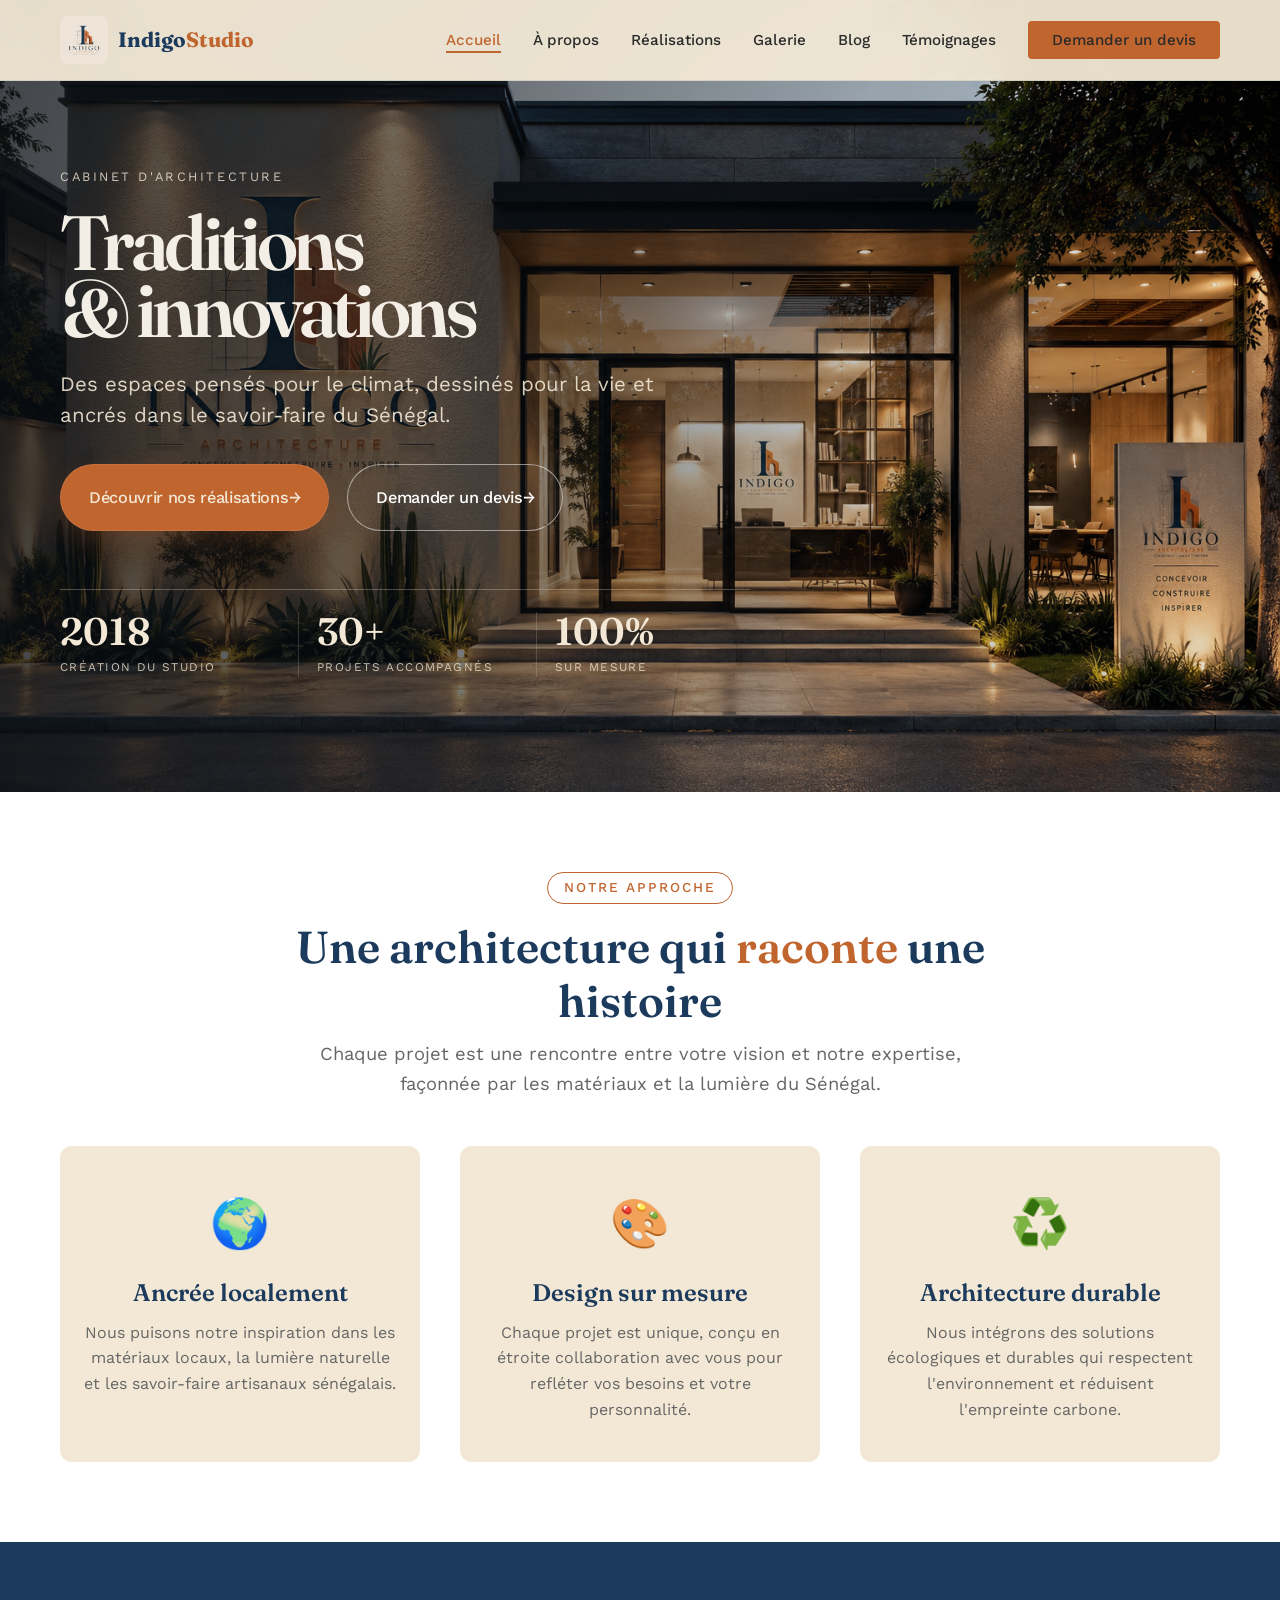
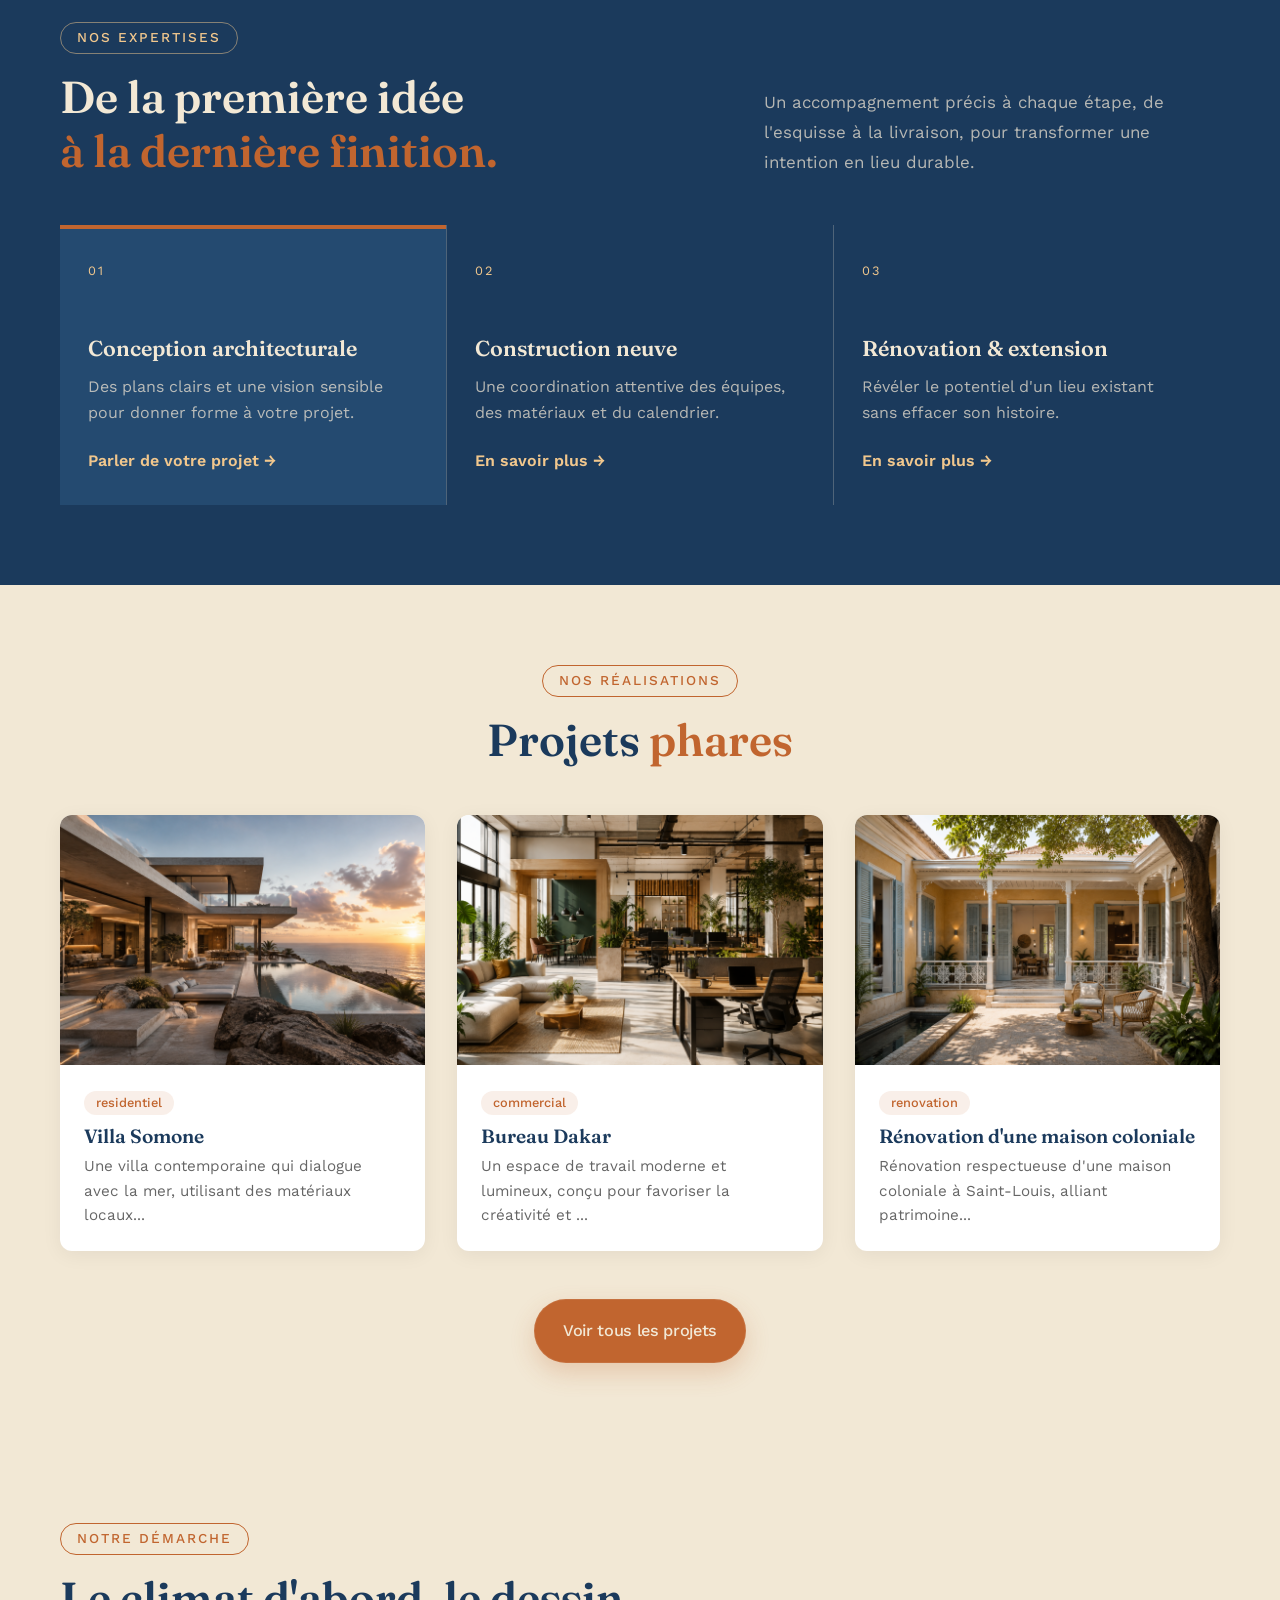
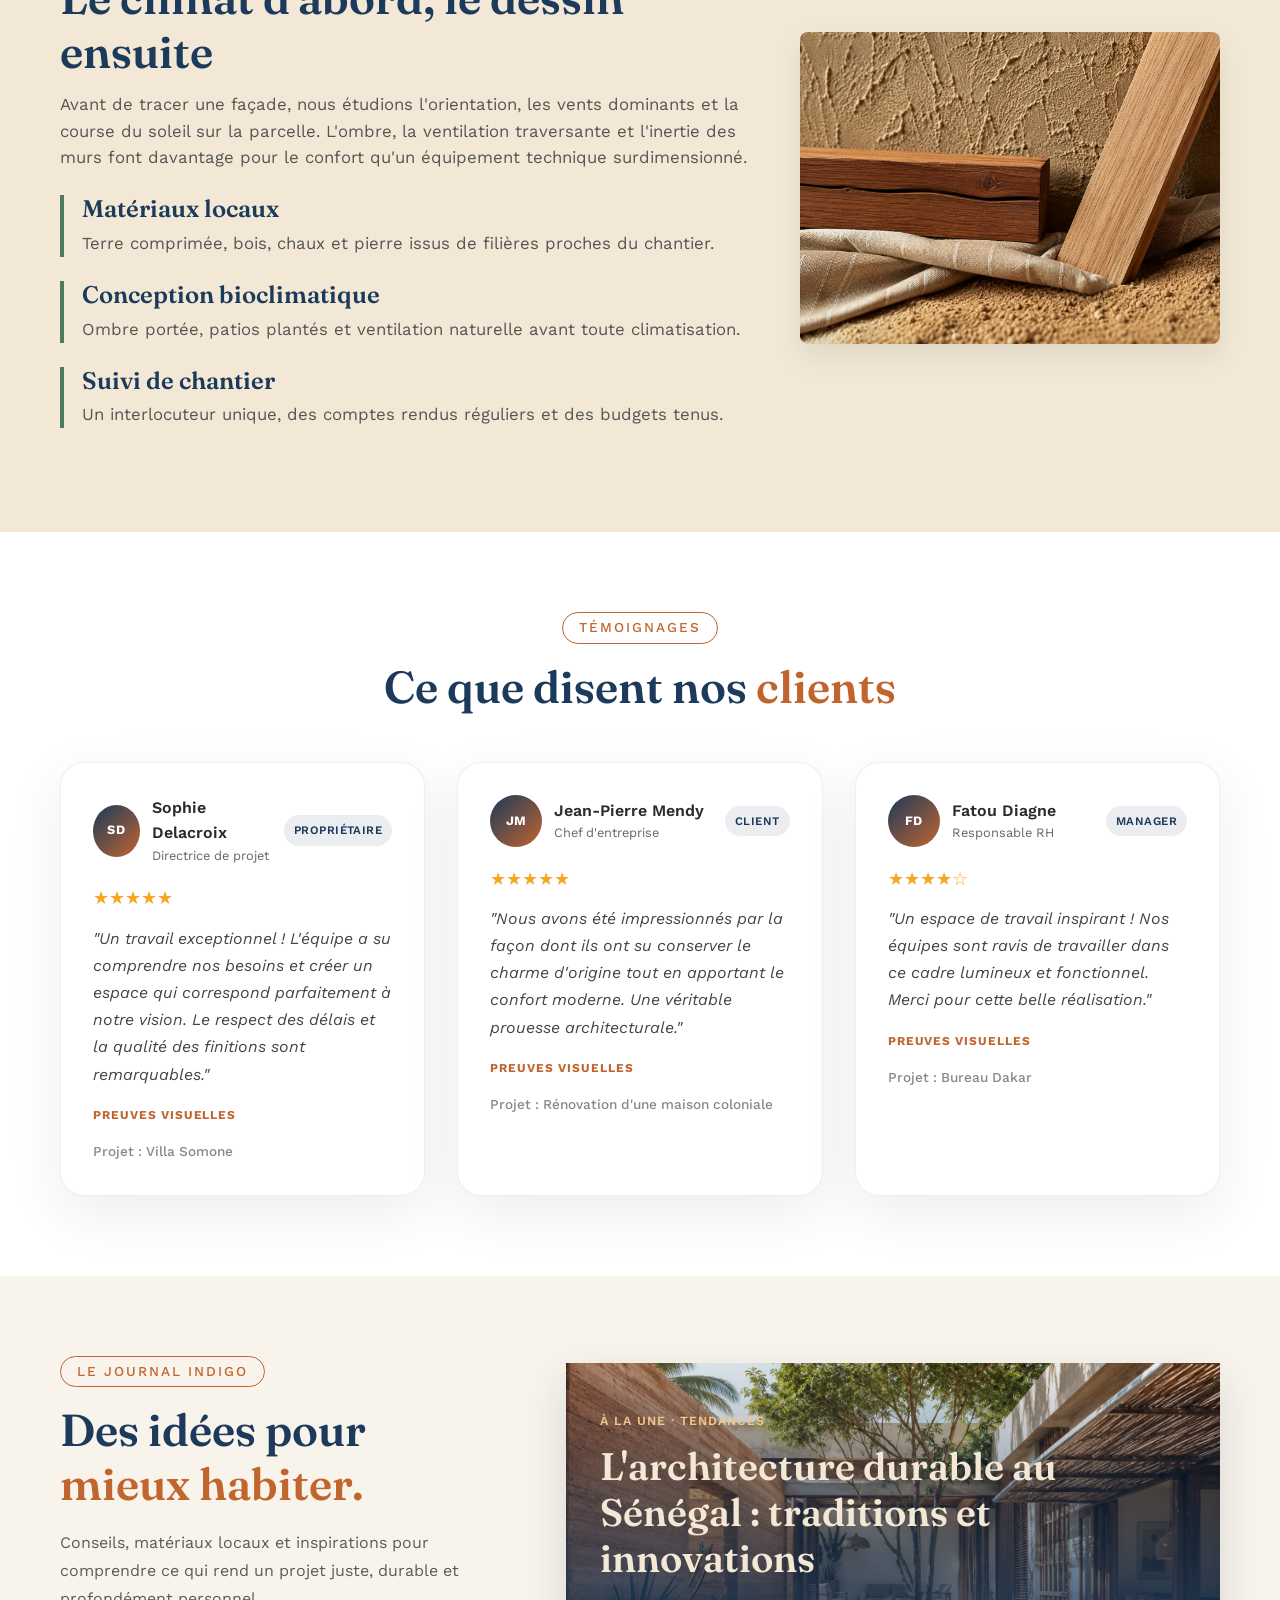
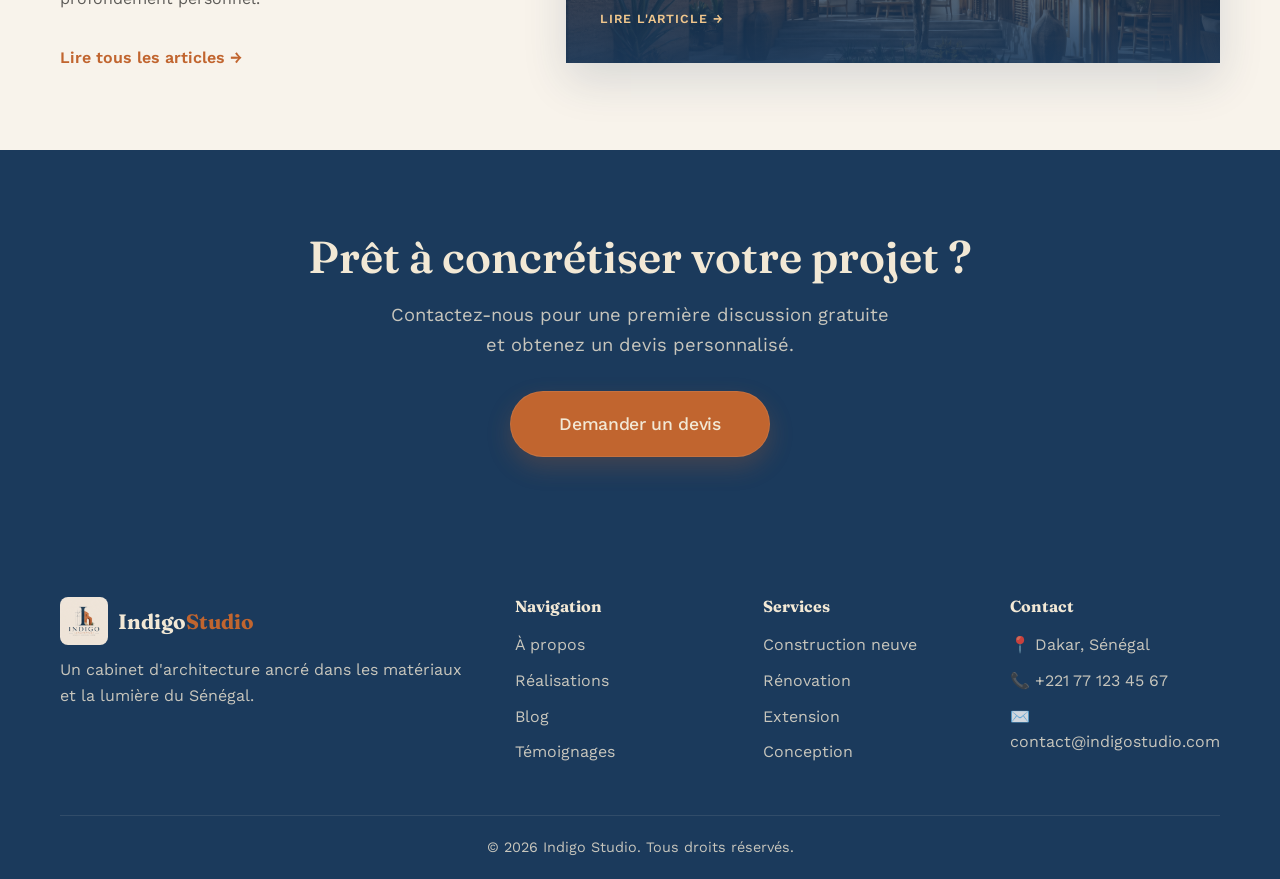
<file: index.html>
<!doctype html>
<html lang="fr">
  <head>
    <meta charset="UTF-8" />
    <meta name="viewport" content="width=device-width, initial-scale=1.0" />
    <title>Cabinet d'Architecture | Réalisations et Devis</title>
    <meta
      name="description"
      content="Cabinet d'architecture spécialisé dans la construction, rénovation et extension. Découvrez nos réalisations et demandez un devis."
    />
    <link rel="preconnect" href="https://fonts.googleapis.com" />
    <link rel="preconnect" href="https://fonts.gstatic.com" crossorigin />
    <link
      href="https://fonts.googleapis.com/css2?family=Fraunces:opsz,wght@9..144,400;9..144,600;9..144,700&family=Work+Sans:wght@300;400;500;600&display=swap"
      rel="stylesheet"
    />
    <link rel="stylesheet" href="css/style.css" />
  </head>
  <body>
    <!-- Header -->
    <header class="header">
      <nav class="nav container">
        <a href="index.html" class="logo">
          <img
            src="images/Indigo.png"
            alt="Logo Indigo Architecture"
            class="logo-img"
          />
          <span class="logo-text"
            >Indigo<span class="logo-accent">Studio</span></span
          >
        </a>
        <button class="menu-toggle" aria-label="Menu">
          <span class="menu-bar"></span>
          <span class="menu-bar"></span>
          <span class="menu-bar"></span>
        </button>
        <ul class="nav-menu">
          <li><a href="index.html" class="active">Accueil</a></li>
          <li><a href="a-propos.html">À propos</a></li>
          <li><a href="realisations.html">Réalisations</a></li>
          <li><a href="galerie.html">Galerie</a></li>
          <li><a href="blog.html">Blog</a></li>
          <li><a href="temoignages.html">Témoignages</a></li>
          <li><a href="devis.html" class="btn-nav">Demander un devis</a></li>
        </ul>
      </nav>
    </header>

    <main>
      <!-- Hero Section -->
      <section class="hero">
        <div class="hero-content container">
          <div class="hero-text">
            <span class="hero-kicker">Cabinet d'architecture</span>
            <h1>
              <span class="hero-title-line">Traditions</span>
              <span class="hero-title-line hero-title-line--accent"
                >&amp; innovations</span
              >
            </h1>
            <p class="hero-lead">
              Des espaces pensés pour le climat, dessinés pour la vie et ancrés
              dans le savoir-faire du Sénégal.
            </p>
            <div class="hero-actions">
              <a href="realisations.html" class="btn btn-primary"
                >Découvrir nos réalisations <span aria-hidden="true">→</span></a
              >
              <a href="devis.html" class="btn btn-secondary"
                >Demander un devis <span aria-hidden="true">→</span></a
              >
            </div>
            <div class="hero-proof" aria-label="Repères Indigo Studio">
              <div class="hero-proof-item">
                <strong>2018</strong>
                <span>Création du studio</span>
              </div>
              <div class="hero-proof-item">
                <strong>30+</strong>
                <span>Projets accompagnés</span>
              </div>
              <div class="hero-proof-item">
                <strong>100%</strong>
                <span>Sur mesure</span>
              </div>
            </div>
          </div>

          <div class="hero-image">
            <img
              src="images/realisation/Villa-Somone.png"
              alt="Projet architectural phare"
              loading="eager"
            />
            <div class="hero-image-note">
              <span>Projet phare</span>
              <strong>Villa Somone</strong>
              <small>Somone, Sénégal · 2023</small>
            </div>
          </div>
        </div>
        <div class="hero-pattern"></div>
      </section>

      <!-- Notre démarche -->
      <section class="approach section-padding">
        <div class="container">
          <div class="section-header">
            <span class="section-tag">Notre approche</span>
            <h2>
              Une architecture qui <span class="highlight">raconte</span> une
              histoire
            </h2>
            <p>
              Chaque projet est une rencontre entre votre vision et notre
              expertise, façonnée par les matériaux et la lumière du Sénégal.
            </p>
          </div>
          <div class="approach-grid">
            <div class="approach-card">
              <div class="approach-icon">🌍</div>
              <h3>Ancrée localement</h3>
              <p>
                Nous puisons notre inspiration dans les matériaux locaux, la
                lumière naturelle et les savoir-faire artisanaux sénégalais.
              </p>
            </div>
            <div class="approach-card">
              <div class="approach-icon">🎨</div>
              <h3>Design sur mesure</h3>
              <p>
                Chaque projet est unique, conçu en étroite collaboration avec
                vous pour refléter vos besoins et votre personnalité.
              </p>
            </div>
            <div class="approach-card">
              <div class="approach-icon">♻️</div>
              <h3>Architecture durable</h3>
              <p>
                Nous intégrons des solutions écologiques et durables qui
                respectent l'environnement et réduisent l'empreinte carbone.
              </p>
            </div>
          </div>
        </div>
      </section>

      <!-- Services -->
      <section class="services section-padding">
        <div class="container">
          <div class="services-heading">
            <div>
              <span class="section-tag">Nos expertises</span>
              <h2>De la première idée<br /><span class="highlight">à la dernière finition.</span></h2>
            </div>
            <p>
              Un accompagnement précis à chaque étape, de l'esquisse à la
              livraison, pour transformer une intention en lieu durable.
            </p>
          </div>
          <div class="services-grid">
            <article class="service-card service-card--featured">
              <span class="service-number">01</span>
              <h3>Conception architecturale</h3>
              <p>Des plans clairs et une vision sensible pour donner forme à votre projet.</p>
              <a href="devis.html" class="text-link">Parler de votre projet →</a>
            </article>
            <article class="service-card">
              <span class="service-number">02</span>
              <h3>Construction neuve</h3>
              <p>Une coordination attentive des équipes, des matériaux et du calendrier.</p>
              <a href="devis.html" class="text-link">En savoir plus →</a>
            </article>
            <article class="service-card">
              <span class="service-number">03</span>
              <h3>Rénovation & extension</h3>
              <p>Révéler le potentiel d'un lieu existant sans effacer son histoire.</p>
              <a href="devis.html" class="text-link">En savoir plus →</a>
            </article>
          </div>
        </div>
      </section>

      <!-- Projets mis en avant -->
      <section class="featured-projects section-padding">
        <div class="container">
          <div class="section-header">
            <span class="section-tag">Nos réalisations</span>
            <h2>Projets <span class="highlight">phares</span></h2>
          </div>
          <div class="projects-grid" id="featured-projects">
            <!-- Les projets seront chargés dynamiquement via JavaScript -->
          </div>
          <div class="section-actions">
            <a href="realisations.html" class="btn btn-primary"
              >Voir tous les projets</a
            >
          </div>
        </div>
      </section>

      <!-- Témoignages -->
      <!-- Detailed approach section inserted after featured projects -->
      <section class="approach-detail section-padding">
        <div class="container approach-detail-grid">
          <div class="approach-detail-text">
            <span class="section-tag">Notre démarche</span>
            <h2>Le climat d'abord, le dessin ensuite</h2>
            <p>
              Avant de tracer une façade, nous étudions l'orientation, les vents
              dominants et la course du soleil sur la parcelle. L'ombre, la
              ventilation traversante et l'inertie des murs font davantage pour
              le confort qu'un équipement technique surdimensionné.
            </p>

            <div class="approach-features">
              <div class="feature">
                <h3>Matériaux locaux</h3>
                <p>
                  Terre comprimée, bois, chaux et pierre issus de filières
                  proches du chantier.
                </p>
              </div>

              <div class="feature">
                <h3>Conception bioclimatique</h3>
                <p>
                  Ombre portée, patios plantés et ventilation naturelle avant
                  toute climatisation.
                </p>
              </div>

              <div class="feature">
                <h3>Suivi de chantier</h3>
                <p>
                  Un interlocuteur unique, des comptes rendus réguliers et des
                  budgets tenus.
                </p>
              </div>
            </div>
          </div>

          <div class="approach-detail-image">
            <img
              src="./images/img1.png"
              alt="Matériaux locaux et texture bois"
              loading="lazy"
            />
          </div>
        </div>
      </section>
      <section class="testimonials section-padding">
        <div class="container">
          <div class="section-header">
            <span class="section-tag">Témoignages</span>
            <h2>Ce que disent nos <span class="highlight">clients</span></h2>
          </div>
          <div class="testimonials-grid" id="testimonials-home">
            <!-- Les témoignages seront chargés dynamiquement -->
          </div>
        </div>
      </section>

      <!-- Journal -->
      <section class="home-journal section-padding">
        <div class="container home-journal-layout">
          <div>
            <span class="section-tag">Le journal Indigo</span>
            <h2>Des idées pour <span class="highlight">mieux habiter.</span></h2>
            <p>
              Conseils, matériaux locaux et inspirations pour comprendre ce qui
              rend un projet juste, durable et profondément personnel.
            </p>
            <a href="blog.html" class="text-link">Lire tous les articles →</a>
          </div>
          <a href="article.html?slug=architecture-durable-senegal" class="journal-feature">
            <span class="journal-feature-label">À la une · Tendances</span>
            <h3>L'architecture durable au Sénégal : traditions et innovations</h3>
            <span class="journal-feature-link">Lire l'article →</span>
          </a>
        </div>
      </section>

      <!-- CTA Devis -->
      <section class="cta-section">
        <div class="container">
          <div class="cta-content">
            <h2>Prêt à concrétiser votre projet ?</h2>
            <p>
              Contactez-nous pour une première discussion gratuite et obtenez un
              devis personnalisé.
            </p>
            <a href="devis.html" class="btn btn-primary btn-large"
              >Demander un devis</a
            >
          </div>
        </div>
      </section>
    </main>

    <!-- Footer -->
    <footer class="footer">
      <div class="container">
        <div class="footer-grid">
          <div class="footer-col">
            <a href="index.html" class="logo">
              <img
                src="./images/Indigo.png"
                alt="Logo Indigo Architecture"
                class="logo-img"
              />
              <span class="logo-text"
                >Indigo<span class="logo-accent">Studio</span></span
              >
            </a>
            <p>
              Un cabinet d'architecture ancré dans les matériaux et la lumière
              du Sénégal.
            </p>
          </div>
          <div class="footer-col">
            <h4>Navigation</h4>
            <ul>
              <li><a href="a-propos.html">À propos</a></li>
              <li><a href="realisations.html">Réalisations</a></li>
              <li><a href="blog.html">Blog</a></li>
              <li><a href="temoignages.html">Témoignages</a></li>
            </ul>
          </div>
          <div class="footer-col">
            <h4>Services</h4>
            <ul>
              <li><a href="devis.html">Construction neuve</a></li>
              <li><a href="devis.html">Rénovation</a></li>
              <li><a href="devis.html">Extension</a></li>
              <li><a href="devis.html">Conception</a></li>
            </ul>
          </div>
          <div class="footer-col">
            <h4>Contact</h4>
            <ul>
              <li>📍 Dakar, Sénégal</li>
              <li>📞 +221 77 123 45 67</li>
              <li>✉️ contact@indigostudio.com</li>
            </ul>
          </div>
        </div>
        <div class="footer-bottom">
          <p>&copy; 2026 Indigo Studio. Tous droits réservés.</p>
        </div>
      </div>
    </footer>

    <script src="data/projets.js"></script>
    <script src="data/temoignages.js"></script>
    <script src="js/main.js"></script>
  </body>
</html>
</file>
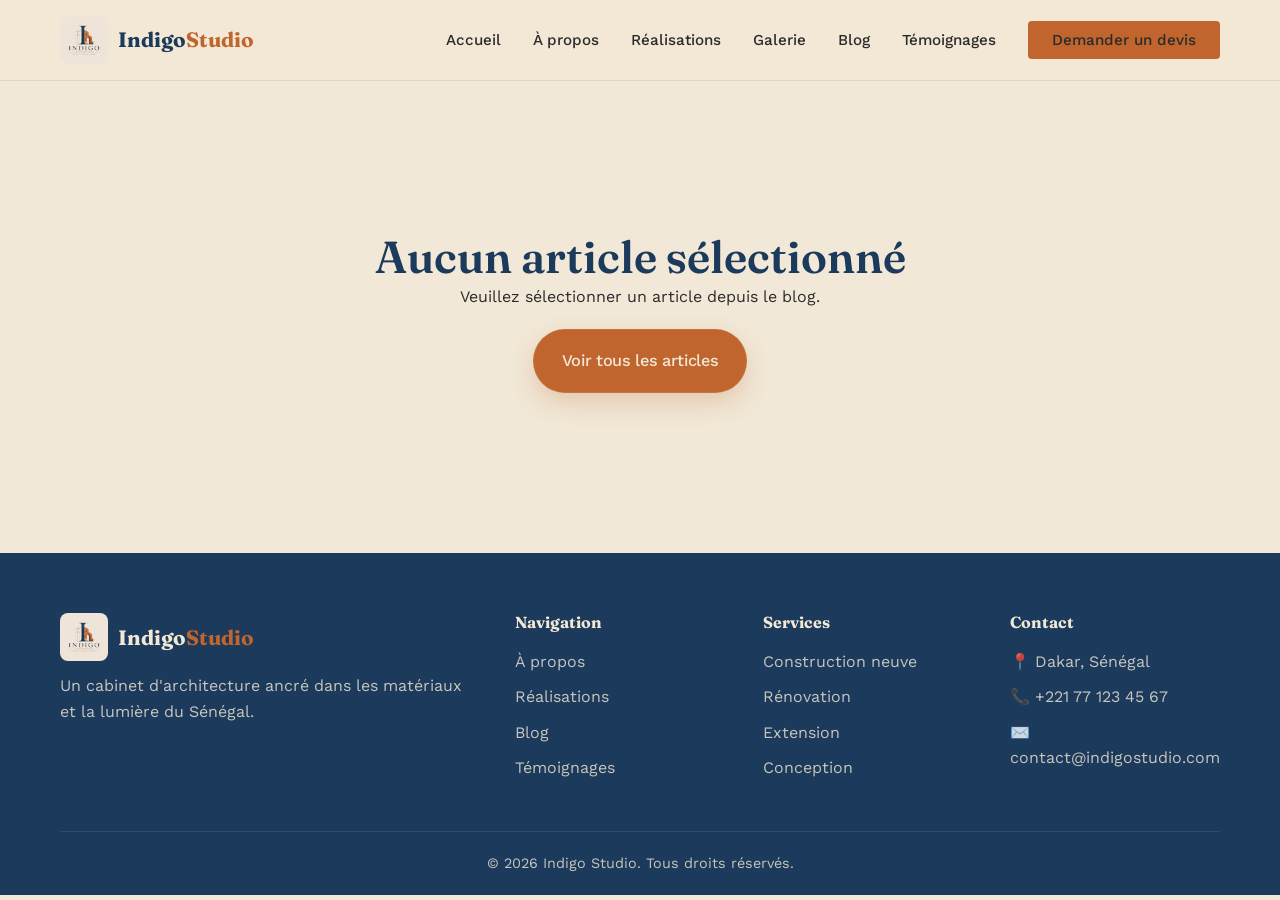
<file: article.html>
<!doctype html>
<html lang="fr">
  <head>
    <meta charset="UTF-8" />
    <meta name="viewport" content="width=device-width, initial-scale=1.0" />
    <title>Article | Cabinet d'Architecture</title>
    <link rel="preconnect" href="https://fonts.googleapis.com" />
    <link rel="preconnect" href="https://fonts.gstatic.com" crossorigin />
    <link
      href="https://fonts.googleapis.com/css2?family=Fraunces:opsz,wght@9..144,400;9..144,600;9..144,700&family=Work+Sans:wght@300;400;500;600&display=swap"
      rel="stylesheet"
    />
    <link rel="stylesheet" href="css/style.css" />
  </head>
  <body>
    <header class="header">
      <nav class="nav container">
        <a href="index.html" class="logo">
          <img
            src="images/Indigo.png"
            alt="Logo Indigo Architecture"
            class="logo-img"
          />
          <span class="logo-text"
            >Indigo<span class="logo-accent">Studio</span></span
          >
        </a>
        <button class="menu-toggle" aria-label="Menu">
          <span class="menu-bar"></span>
          <span class="menu-bar"></span>
          <span class="menu-bar"></span>
        </button>
        <ul class="nav-menu">
          <li><a href="index.html">Accueil</a></li>
          <li><a href="a-propos.html">À propos</a></li>
          <li><a href="realisations.html">Réalisations</a></li>
          <li><a href="galerie.html">Galerie</a></li>
          <li><a href="blog.html">Blog</a></li>
          <li><a href="temoignages.html">Témoignages</a></li>
          <li><a href="devis.html" class="btn-nav">Demander un devis</a></li>
        </ul>
      </nav>
    </header>

    <main>
      <section class="article-detail" id="article-detail">
        <!-- Le contenu sera chargé dynamiquement -->
      </section>
    </main>

    <footer class="footer">
      <div class="container">
        <div class="footer-grid">
          <div class="footer-col">
            <a href="index.html" class="logo">
              <img
                src="images/Indigo.png"
                alt="Logo Indigo Architecture"
                class="logo-img"
              />
              <span class="logo-text"
                >Indigo<span class="logo-accent">Studio</span></span
              >
            </a>
            <p>
              Un cabinet d'architecture ancré dans les matériaux et la lumière
              du Sénégal.
            </p>
          </div>
          <div class="footer-col">
            <h4>Navigation</h4>
            <ul>
              <li><a href="a-propos.html">À propos</a></li>
              <li><a href="realisations.html">Réalisations</a></li>
              <li><a href="blog.html">Blog</a></li>
              <li><a href="temoignages.html">Témoignages</a></li>
            </ul>
          </div>
          <div class="footer-col">
            <h4>Services</h4>
            <ul>
              <li><a href="devis.html">Construction neuve</a></li>
              <li><a href="devis.html">Rénovation</a></li>
              <li><a href="devis.html">Extension</a></li>
              <li><a href="devis.html">Conception</a></li>
            </ul>
          </div>
          <div class="footer-col">
            <h4>Contact</h4>
            <ul>
              <li>📍 Dakar, Sénégal</li>
              <li>📞 +221 77 123 45 67</li>
              <li>✉️ contact@indigostudio.com</li>
            </ul>
          </div>
        </div>
        <div class="footer-bottom">
          <p>&copy; 2026 Indigo Studio. Tous droits réservés.</p>
        </div>
      </div>
    </footer>

    <script src="data/articles.js"></script>
    <script src="js/blog.js"></script>
    <script src="js/main.js"></script>
  </body>
</html>
</file>
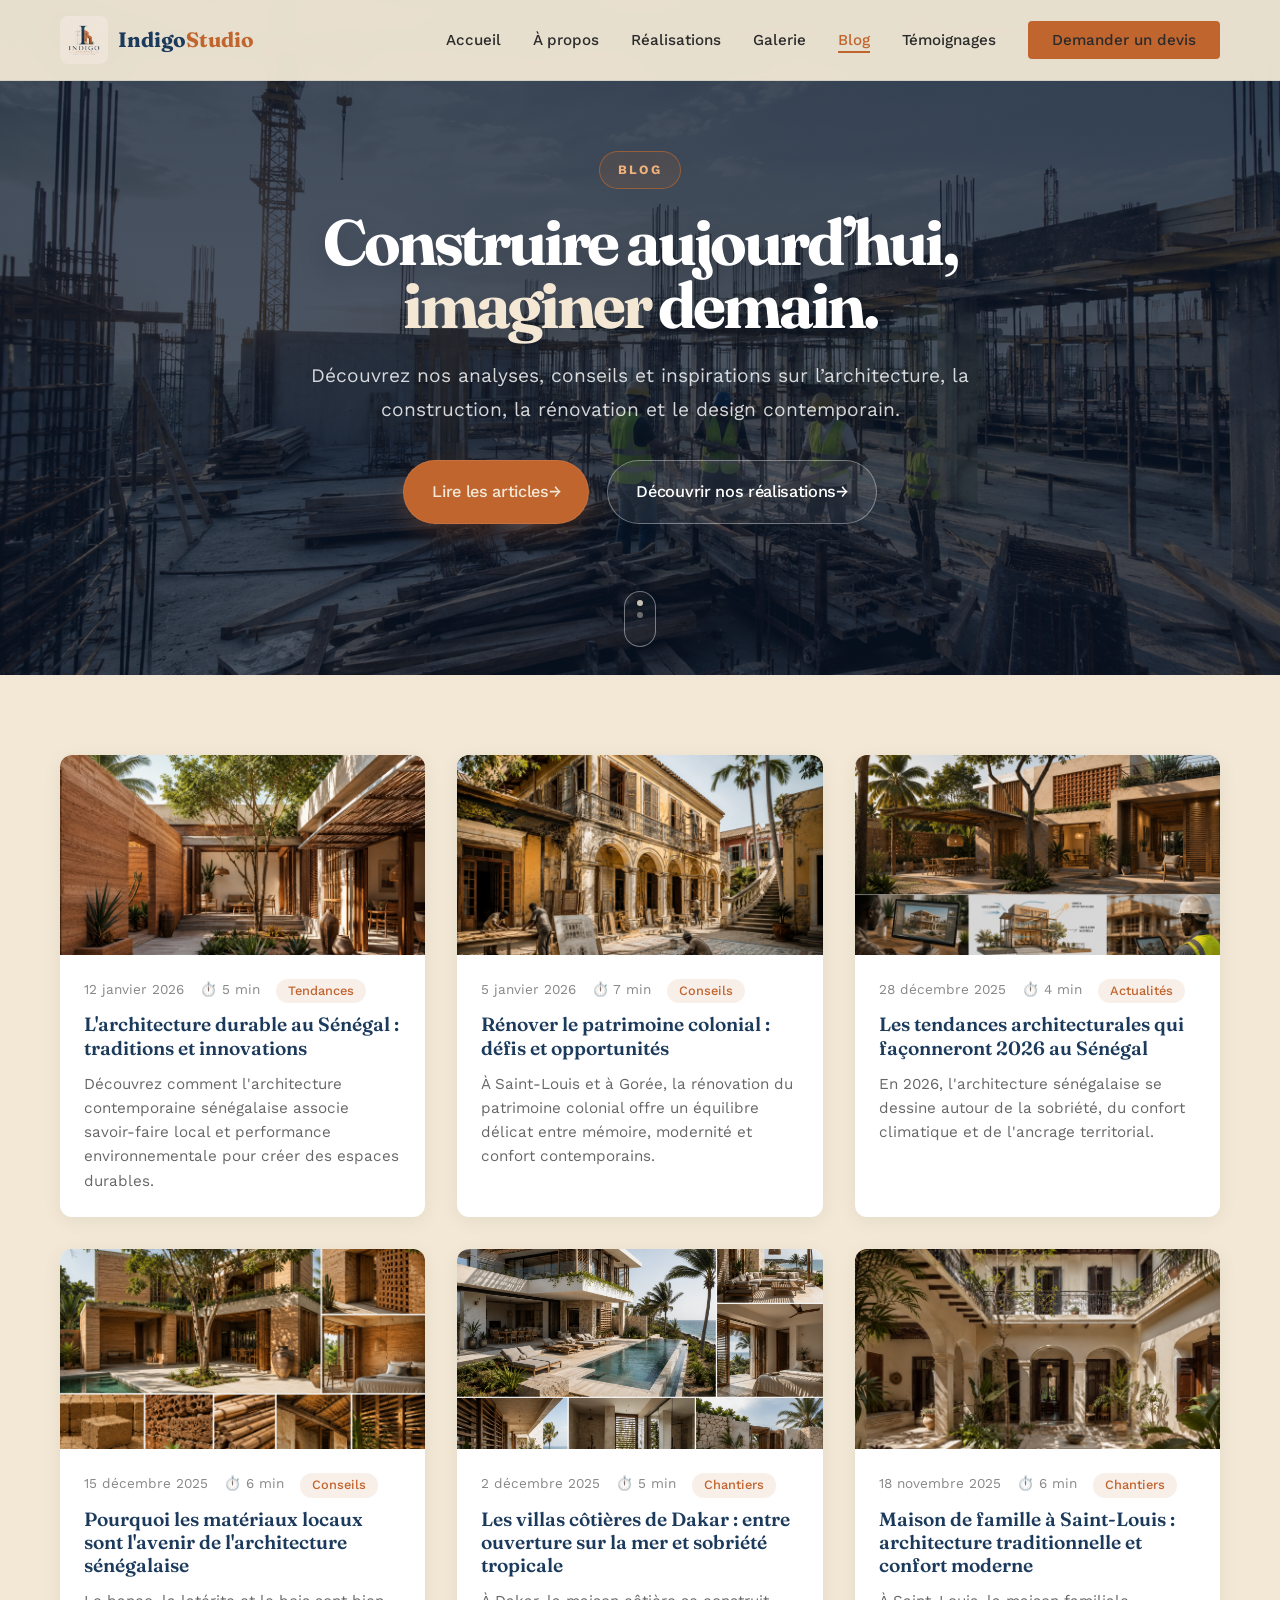
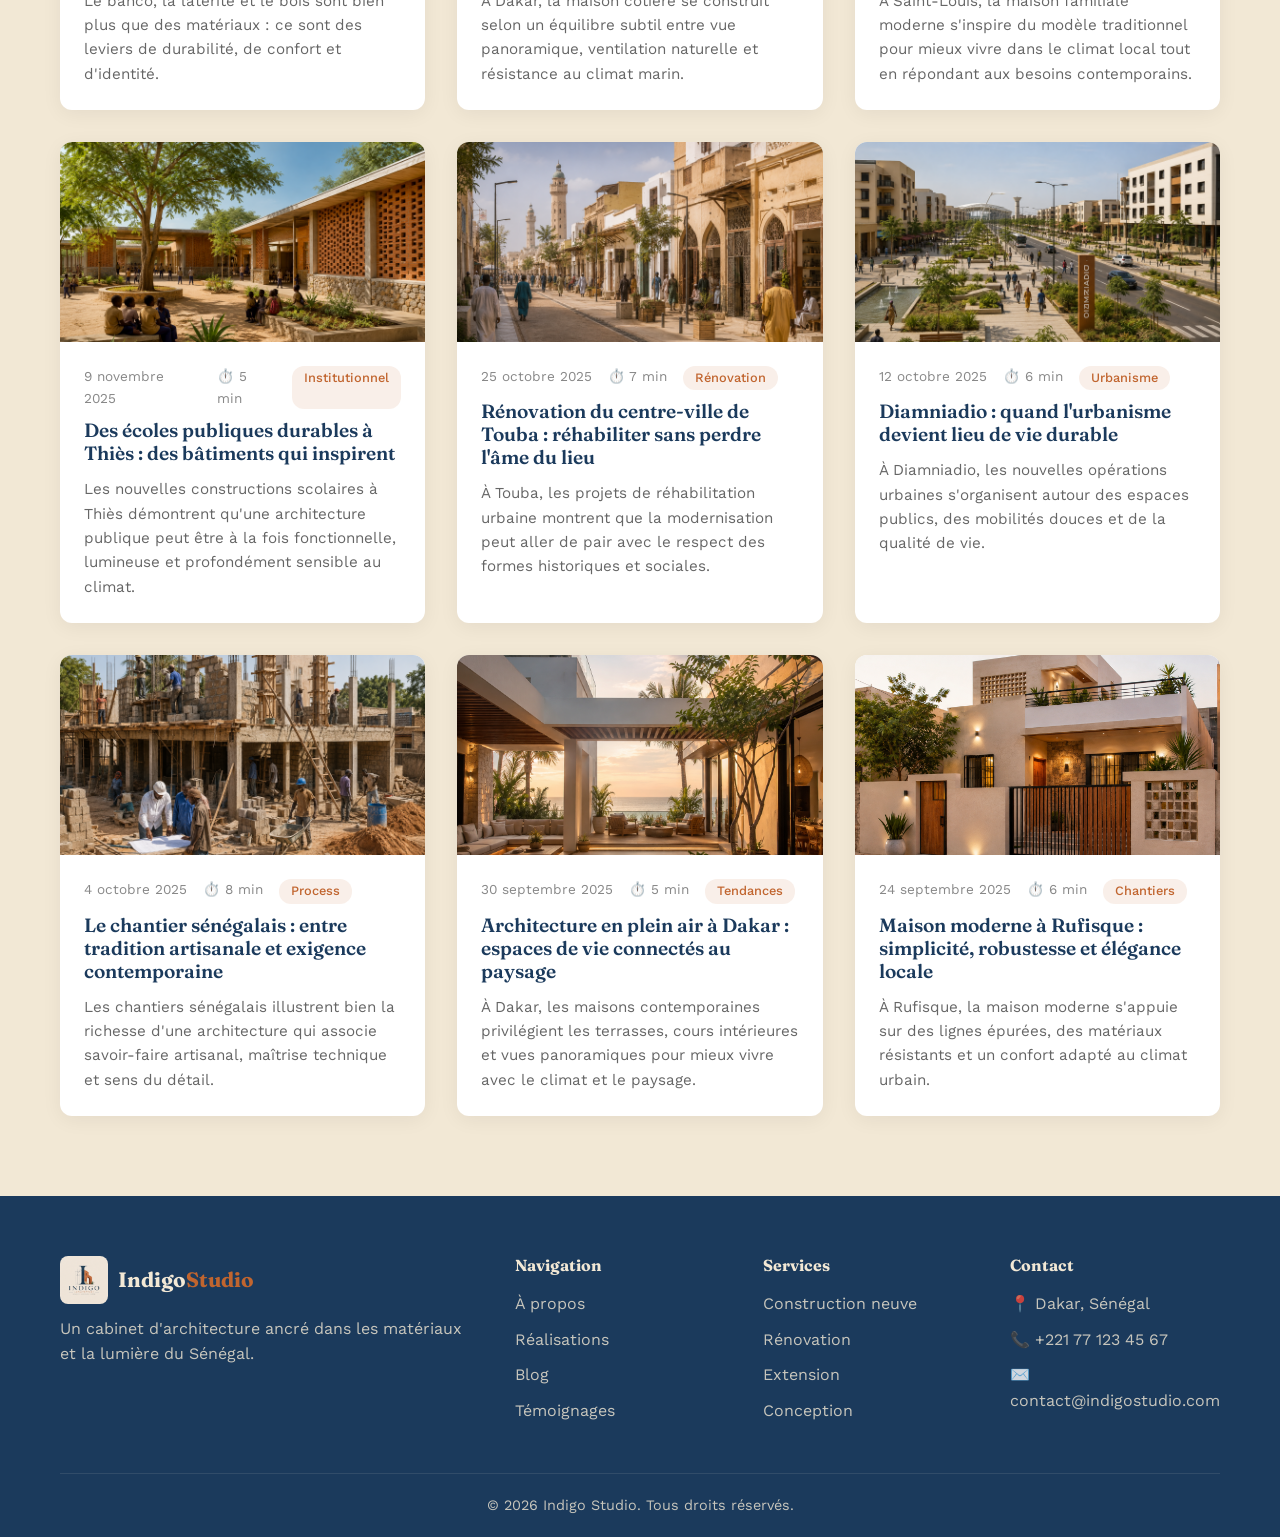
<file: blog.html>
<!doctype html>
<html lang="fr">
  <head>
    <meta charset="UTF-8" />
    <meta name="viewport" content="width=device-width, initial-scale=1.0" />
    <title>Blog | Cabinet d'Architecture</title>
    <link rel="preconnect" href="https://fonts.googleapis.com" />
    <link rel="preconnect" href="https://fonts.gstatic.com" crossorigin />
    <link
      href="https://fonts.googleapis.com/css2?family=Fraunces:opsz,wght@9..144,400;9..144,600;9..144,700&family=Work+Sans:wght@300;400;500;600&display=swap"
      rel="stylesheet"
    />
    <link rel="stylesheet" href="css/style.css" />
  </head>
  <body>
    <header class="header">
      <nav class="nav container">
        <a href="index.html" class="logo">
          <img
            src="images/Indigo.png"
            alt="Logo Indigo Architecture"
            class="logo-img"
          />
          <span class="logo-text"
            >Indigo<span class="logo-accent">Studio</span></span
          >
        </a>
        <button class="menu-toggle" aria-label="Menu">
          <span class="menu-bar"></span>
          <span class="menu-bar"></span>
          <span class="menu-bar"></span>
        </button>
        <ul class="nav-menu">
          <li><a href="index.html">Accueil</a></li>
          <li><a href="a-propos.html">À propos</a></li>
          <li><a href="realisations.html">Réalisations</a></li>
          <li><a href="galerie.html">Galerie</a></li>
          <li><a href="blog.html" class="active">Blog</a></li>
          <li><a href="temoignages.html">Témoignages</a></li>
          <li><a href="devis.html" class="btn-nav">Demander un devis</a></li>
        </ul>
      </nav>
    </header>

    <main>
      <section class="blog-hero" aria-label="Hero du blog Indigo Studio">
        <img
          src="images/img3.png"
          alt="Chantier d'architecture premium"
          class="blog-hero-image"
        />
        <div class="blog-hero-overlay"></div>

        <div class="container blog-hero-content">
          <span class="hero-badge">BLOG</span>
          <h1 class="blog-hero-title">
            Construire aujourd’hui,<br />
            <span class="text-cream">imaginer</span> demain.
          </h1>
          <p class="blog-hero-text">
            Découvrez nos analyses, conseils et inspirations sur l’architecture,
            la construction, la rénovation et le design contemporain.
          </p>
          <div class="blog-hero-actions">
            <a href="#blog-grid" class="btn btn-primary">
              Lire les articles <span aria-hidden="true">→</span>
            </a>
            <a
              href="realisations.html"
              class="btn btn-secondary hero-secondary"
            >
              Découvrir nos réalisations <span aria-hidden="true">→</span>
            </a>
          </div>
        </div>

        <div class="scroll-indicator" aria-label="Défiler vers les articles">
          <span class="scroll-mouse"></span>
        </div>
      </section>

      <section class="blog section-padding" id="blog-grid-section">
        <div class="container">
          <div class="blog-grid" id="blog-grid">
            <!-- Les articles seront chargés dynamiquement -->
          </div>
        </div>
      </section>
    </main>

    <footer class="footer">
      <div class="container">
        <div class="footer-grid">
          <div class="footer-col">
            <a href="index.html" class="logo">
              <img
                src="images/Indigo.png"
                alt="Logo Indigo Architecture"
                class="logo-img"
              />
              <span class="logo-text"
                >Indigo<span class="logo-accent">Studio</span></span
              >
            </a>
            <p>
              Un cabinet d'architecture ancré dans les matériaux et la lumière
              du Sénégal.
            </p>
          </div>
          <div class="footer-col">
            <h4>Navigation</h4>
            <ul>
              <li><a href="a-propos.html">À propos</a></li>
              <li><a href="realisations.html">Réalisations</a></li>
              <li><a href="blog.html">Blog</a></li>
              <li><a href="temoignages.html">Témoignages</a></li>
            </ul>
          </div>
          <div class="footer-col">
            <h4>Services</h4>
            <ul>
              <li><a href="devis.html">Construction neuve</a></li>
              <li><a href="devis.html">Rénovation</a></li>
              <li><a href="devis.html">Extension</a></li>
              <li><a href="devis.html">Conception</a></li>
            </ul>
          </div>
          <div class="footer-col">
            <h4>Contact</h4>
            <ul>
              <li>📍 Dakar, Sénégal</li>
              <li>📞 +221 77 123 45 67</li>
              <li>✉️ contact@indigostudio.com</li>
            </ul>
          </div>
        </div>
        <div class="footer-bottom">
          <p>&copy; 2026 Indigo Studio. Tous droits réservés.</p>
        </div>
      </div>
    </footer>

    <script src="data/articles.js"></script>
    <script src="js/blog.js"></script>
    <script src="js/main.js"></script>
  </body>
</html>
</file>
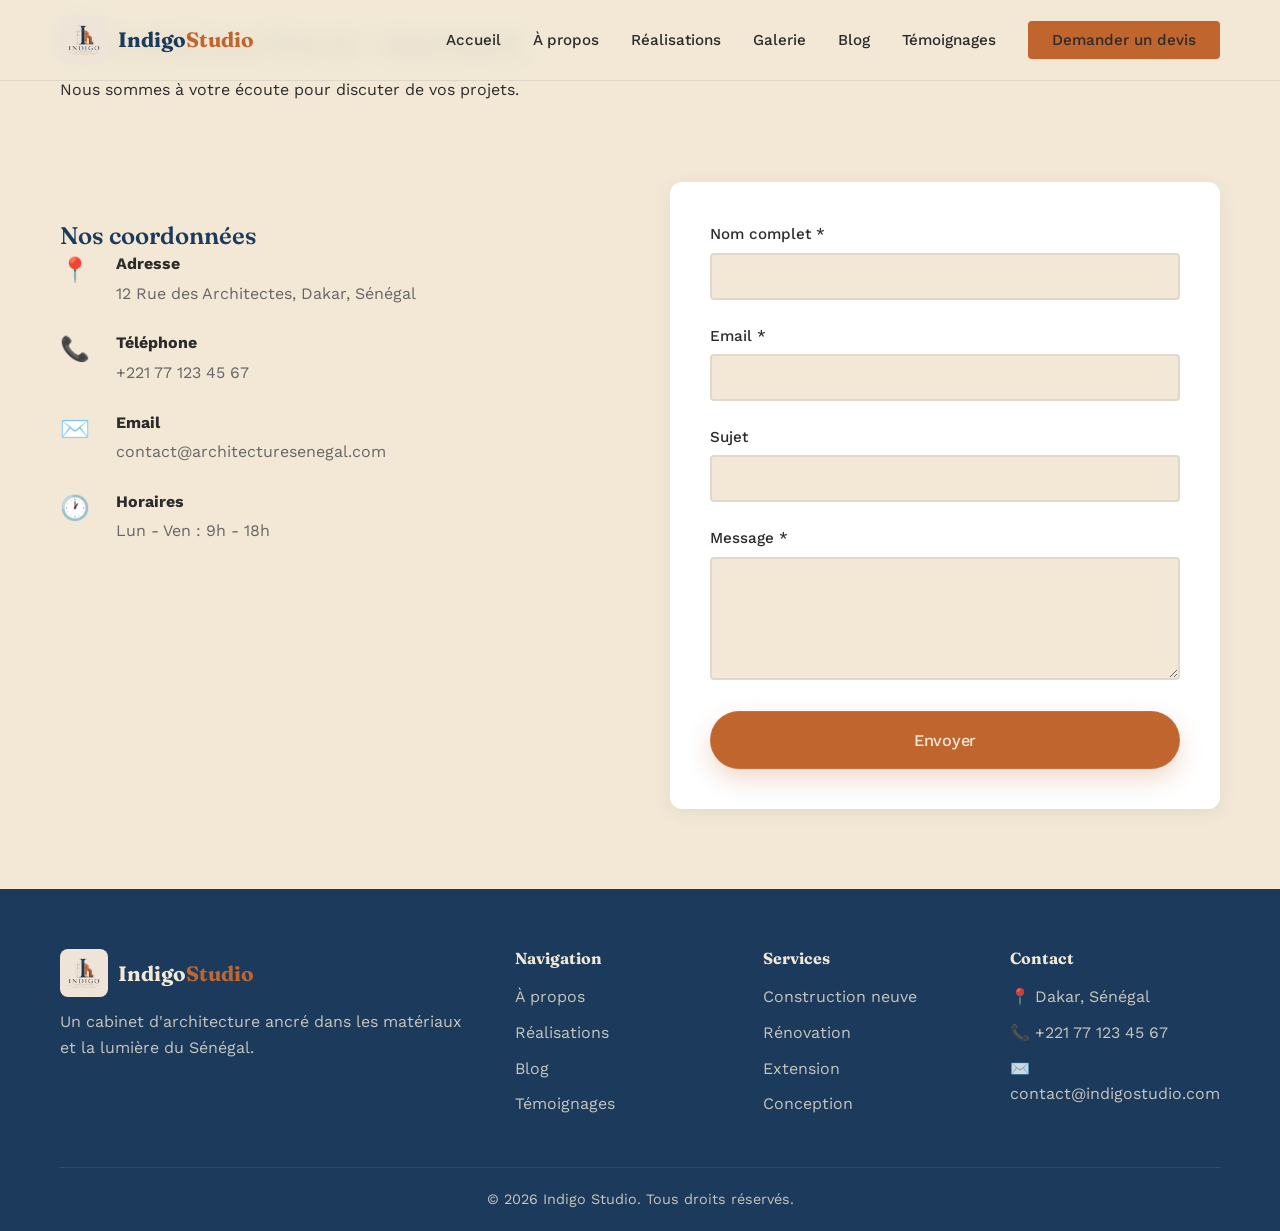
<file: contact.html>
<!doctype html>
<html lang="fr">
  <head>
    <meta charset="UTF-8" />
    <meta name="viewport" content="width=device-width, initial-scale=1.0" />
    <title>Contact | Cabinet d'Architecture</title>
    <link rel="preconnect" href="https://fonts.googleapis.com" />
    <link rel="preconnect" href="https://fonts.gstatic.com" crossorigin />
    <link
      href="https://fonts.googleapis.com/css2?family=Fraunces:opsz,wght@9..144,400;9..144,600;9..144,700&family=Work+Sans:wght@300;400;500;600&display=swap"
      rel="stylesheet"
    />
    <link rel="stylesheet" href="css/style.css" />
  </head>
  <body>
    <header class="header">
      <nav class="nav container">
        <a href="index.html" class="logo">
          <img
            src="images/Indigo.png"
            alt="Logo Indigo Architecture"
            class="logo-img"
          />
          <span class="logo-text"
            >Indigo<span class="logo-accent">Studio</span></span
          >
        </a>
        <button class="menu-toggle" aria-label="Menu">
          <span class="menu-bar"></span>
          <span class="menu-bar"></span>
          <span class="menu-bar"></span>
        </button>
        <ul class="nav-menu">
          <li><a href="index.html">Accueil</a></li>
          <li><a href="a-propos.html">À propos</a></li>
          <li><a href="realisations.html">Réalisations</a></li>
          <li><a href="galerie.html">Galerie</a></li>
          <li><a href="blog.html">Blog</a></li>
          <li><a href="temoignages.html">Témoignages</a></li>
          <li><a href="devis.html" class="btn-nav">Demander un devis</a></li>
        </ul>
      </nav>
    </header>

    <main>
      <section class="page-hero">
        <div class="container">
          <h1>Contactez-nous</h1>
          <p>Nous sommes à votre écoute pour discuter de vos projets.</p>
        </div>
      </section>

      <section class="contact section-padding">
        <div class="container">
          <div class="contact-grid">
            <div class="contact-info">
              <h3>Nos coordonnées</h3>
              <div class="contact-item">
                <span class="contact-icon">📍</span>
                <div>
                  <strong>Adresse</strong>
                  <p>12 Rue des Architectes, Dakar, Sénégal</p>
                </div>
              </div>
              <div class="contact-item">
                <span class="contact-icon">📞</span>
                <div>
                  <strong>Téléphone</strong>
                  <p>+221 77 123 45 67</p>
                </div>
              </div>
              <div class="contact-item">
                <span class="contact-icon">✉️</span>
                <div>
                  <strong>Email</strong>
                  <p>contact@architecturesenegal.com</p>
                </div>
              </div>
              <div class="contact-item">
                <span class="contact-icon">🕐</span>
                <div>
                  <strong>Horaires</strong>
                  <p>Lun - Ven : 9h - 18h</p>
                </div>
              </div>
            </div>
            <div class="contact-form-wrapper">
              <form id="contact-form" class="contact-form">
                <div class="form-group">
                  <label for="contact-nom">Nom complet *</label>
                  <input type="text" id="contact-nom" name="nom" required />
                </div>
                <div class="form-group">
                  <label for="contact-email">Email *</label>
                  <input
                    type="email"
                    id="contact-email"
                    name="email"
                    required
                  />
                </div>
                <div class="form-group">
                  <label for="contact-sujet">Sujet</label>
                  <input type="text" id="contact-sujet" name="sujet" />
                </div>
                <div class="form-group">
                  <label for="contact-message">Message *</label>
                  <textarea
                    id="contact-message"
                    name="message"
                    rows="5"
                    required
                  ></textarea>
                </div>
                <button type="submit" class="btn btn-primary btn-full">
                  Envoyer
                </button>
              </form>
              <div id="contact-confirmation" style="display: none">
                <h3>Message envoyé !</h3>
                <p>Nous vous répondrons dans les plus brefs délais.</p>
              </div>
            </div>
          </div>
        </div>
      </section>
    </main>

    <footer class="footer">
      <div class="container">
        <div class="footer-grid">
          <div class="footer-col">
            <a href="index.html" class="logo">
              <img
                src="images/Indigo.png"
                alt="Logo Indigo Architecture"
                class="logo-img"
              />
              <span class="logo-text"
                >Indigo<span class="logo-accent">Studio</span></span
              >
            </a>
            <p>
              Un cabinet d'architecture ancré dans les matériaux et la lumière
              du Sénégal.
            </p>
          </div>
          <div class="footer-col">
            <h4>Navigation</h4>
            <ul>
              <li><a href="a-propos.html">À propos</a></li>
              <li><a href="realisations.html">Réalisations</a></li>
              <li><a href="blog.html">Blog</a></li>
              <li><a href="temoignages.html">Témoignages</a></li>
            </ul>
          </div>
          <div class="footer-col">
            <h4>Services</h4>
            <ul>
              <li><a href="devis.html">Construction neuve</a></li>
              <li><a href="devis.html">Rénovation</a></li>
              <li><a href="devis.html">Extension</a></li>
              <li><a href="devis.html">Conception</a></li>
            </ul>
          </div>
          <div class="footer-col">
            <h4>Contact</h4>
            <ul>
              <li>📍 Dakar, Sénégal</li>
              <li>📞 +221 77 123 45 67</li>
              <li>✉️ contact@indigostudio.com</li>
            </ul>
          </div>
        </div>
        <div class="footer-bottom">
          <p>&copy; 2026 Indigo Studio. Tous droits réservés.</p>
        </div>
      </div>
    </footer>

    <script src="js/main.js"></script>
  </body>
</html>
</file>
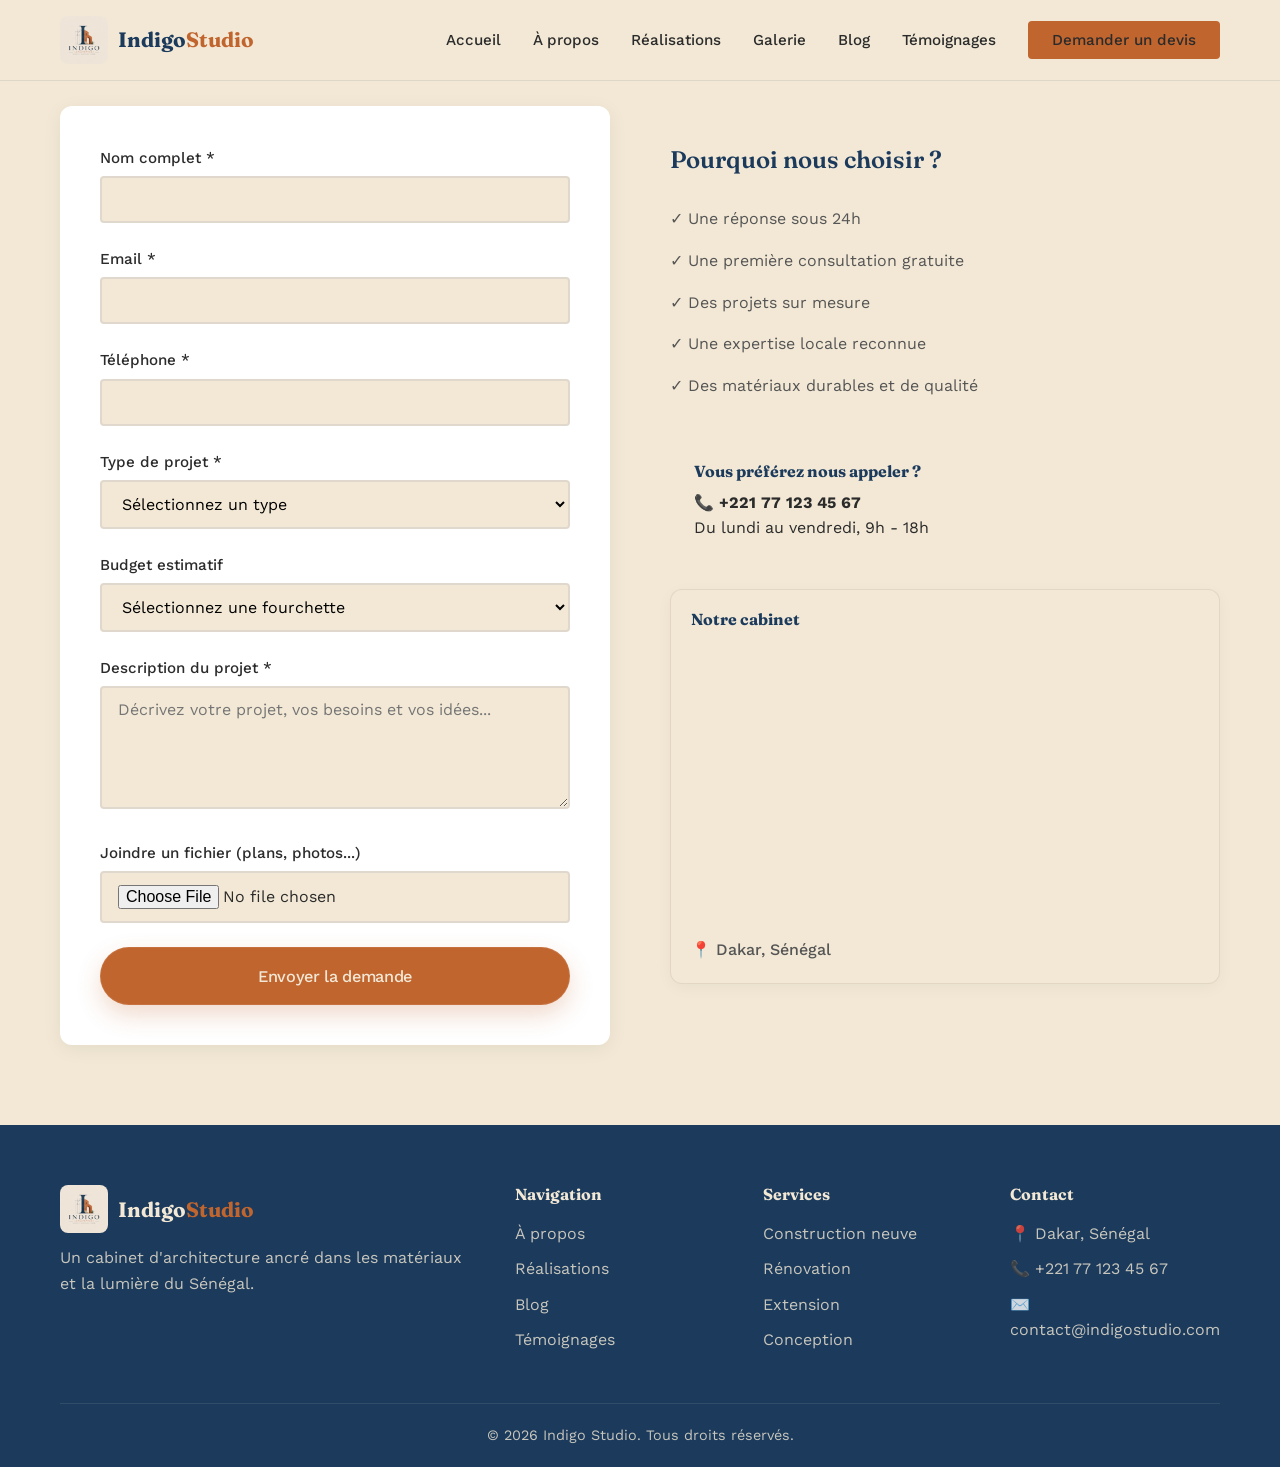
<file: devis.html>
<!doctype html>
<html lang="fr">
  <head>
    <meta charset="UTF-8" />
    <meta name="viewport" content="width=device-width, initial-scale=1.0" />
    <title>Demande de devis | Cabinet d'Architecture</title>
    <link rel="preconnect" href="https://fonts.googleapis.com" />
    <link rel="preconnect" href="https://fonts.gstatic.com" crossorigin />
    <link
      href="https://fonts.googleapis.com/css2?family=Fraunces:opsz,wght@9..144,400;9..144,600;9..144,700&family=Work+Sans:wght@300;400;500;600&display=swap"
      rel="stylesheet"
    />
    <link rel="stylesheet" href="css/style.css" />
  </head>
  <body>
    <header class="header">
      <nav class="nav container">
        <a href="index.html" class="logo">
          <img
            src="images/Indigo.png"
            alt="Logo Indigo Architecture"
            class="logo-img"
          />
          <span class="logo-text"
            >Indigo<span class="logo-accent">Studio</span></span
          >
        </a>
        <button class="menu-toggle" aria-label="Menu">
          <span class="menu-bar"></span>
          <span class="menu-bar"></span>
          <span class="menu-bar"></span>
        </button>
        <ul class="nav-menu">
          <li><a href="index.html">Accueil</a></li>
          <li><a href="a-propos.html">À propos</a></li>
          <li><a href="realisations.html">Réalisations</a></li>
          <li><a href="galerie.html">Galerie</a></li>
          <li><a href="blog.html">Blog</a></li>
          <li><a href="temoignages.html">Témoignages</a></li>
          <li><a href="devis.html" class="btn-nav">Demander un devis</a></li>
        </ul>
      </nav>
    </header>
    <br />
    <main>
      <section class="devis section-padding">
        <div class="container">
          <div class="devis-grid">
            <div class="devis-form-wrapper">
              <form id="devis-form" class="devis-form">
                <div class="form-group">
                  <label for="nom">Nom complet *</label>
                  <input type="text" id="nom" name="nom" required />
                </div>
                <div class="form-group">
                  <label for="email">Email *</label>
                  <input type="email" id="email" name="email" required />
                </div>
                <div class="form-group">
                  <label for="telephone">Téléphone *</label>
                  <input type="tel" id="telephone" name="telephone" required />
                </div>
                <div class="form-group">
                  <label for="type-projet">Type de projet *</label>
                  <select id="type-projet" name="type-projet" required>
                    <option value="">Sélectionnez un type</option>
                    <option value="construction-neuve">
                      Construction neuve
                    </option>
                    <option value="renovation">Rénovation</option>
                    <option value="extension">Extension</option>
                    <option value="conception">Conception</option>
                  </select>
                </div>
                <div class="form-group">
                  <label for="budget">Budget estimatif</label>
                  <select id="budget" name="budget">
                    <option value="">Sélectionnez une fourchette</option>
                    <option value="moins-50k">Moins de 50 000 000 FCFA</option>
                    <option value="50k-100k">
                      50 000 000 - 100 000 000 FCFA
                    </option>
                    <option value="100k-200k">
                      100 000 000 - 200 000 000 FCFA
                    </option>
                    <option value="200k-500k">
                      200 000 000 - 500 000 000 FCFA
                    </option>
                    <option value="plus-500k">Plus de 500 000 000 FCFA</option>
                  </select>
                </div>
                <div class="form-group">
                  <label for="description">Description du projet *</label>
                  <textarea
                    id="description"
                    name="description"
                    rows="5"
                    required
                    placeholder="Décrivez votre projet, vos besoins et vos idées..."
                  ></textarea>
                </div>
                <div class="form-group">
                  <label for="fichier"
                    >Joindre un fichier (plans, photos...)</label
                  >
                  <input
                    type="file"
                    id="fichier"
                    name="fichier"
                    accept=".pdf,.jpg,.jpeg,.png"
                  />
                </div>
                <button type="submit" class="btn btn-primary btn-full">
                  Envoyer la demande
                </button>
              </form>
              <div
                id="devis-confirmation"
                class="devis-confirmation"
                style="display: none"
              >
                <div class="confirmation-icon">✓</div>
                <h3>Demande envoyée !</h3>
                <p>
                  Merci pour votre demande. Nous vous contacterons dans les plus
                  brefs délais pour discuter de votre projet.
                </p>
              </div>
            </div>
            <div class="devis-info">
              <h3>Pourquoi nous choisir ?</h3>
              <ul>
                <li>✓ Une réponse sous 24h</li>
                <li>✓ Une première consultation gratuite</li>
                <li>✓ Des projets sur mesure</li>
                <li>✓ Une expertise locale reconnue</li>
                <li>✓ Des matériaux durables et de qualité</li>
              </ul>
              <div class="devis-contact">
                <h4>Vous préférez nous appeler ?</h4>
                <p><strong>📞 +221 77 123 45 67</strong></p>
                <p>Du lundi au vendredi, 9h - 18h</p>
              </div>

              <div class="devis-map-card">
                <h4>Notre cabinet</h4>
                <iframe
                  title="Carte de localisation du cabinet d'architecture"
                  src="https://www.google.com/maps?q=Dakar%20S%C3%A9n%C3%A9gal&z=13&output=embed&maptype=satellite"
                  loading="lazy"
                  referrerpolicy="no-referrer-when-downgrade"
                ></iframe>
                <p>📍 Dakar, Sénégal</p>
              </div>
            </div>
          </div>
        </div>
      </section>
    </main>

    <footer class="footer">
      <div class="container">
        <div class="footer-grid">
          <div class="footer-col">
            <a href="index.html" class="logo">
              <img
                src="images/Indigo.png"
                alt="Logo Indigo Architecture"
                class="logo-img"
              />
              <span class="logo-text"
                >Indigo<span class="logo-accent">Studio</span></span
              >
            </a>
            <p>
              Un cabinet d'architecture ancré dans les matériaux et la lumière
              du Sénégal.
            </p>
          </div>
          <div class="footer-col">
            <h4>Navigation</h4>
            <ul>
              <li><a href="a-propos.html">À propos</a></li>
              <li><a href="realisations.html">Réalisations</a></li>
              <li><a href="blog.html">Blog</a></li>
              <li><a href="temoignages.html">Témoignages</a></li>
            </ul>
          </div>
          <div class="footer-col">
            <h4>Services</h4>
            <ul>
              <li><a href="devis.html">Construction neuve</a></li>
              <li><a href="devis.html">Rénovation</a></li>
              <li><a href="devis.html">Extension</a></li>
              <li><a href="devis.html">Conception</a></li>
            </ul>
          </div>
          <div class="footer-col">
            <h4>Contact</h4>
            <ul>
              <li>📍 Dakar, Sénégal</li>
              <li>📞 +221 77 123 45 67</li>
              <li>✉️ contact@indigostudio.com</li>
            </ul>
          </div>
        </div>
        <div class="footer-bottom">
          <p>&copy; 2026 Indigo Studio. Tous droits réservés.</p>
        </div>
      </div>
    </footer>

    <script src="js/devis.js"></script>
    <script src="js/main.js"></script>
  </body>
</html>
</file>
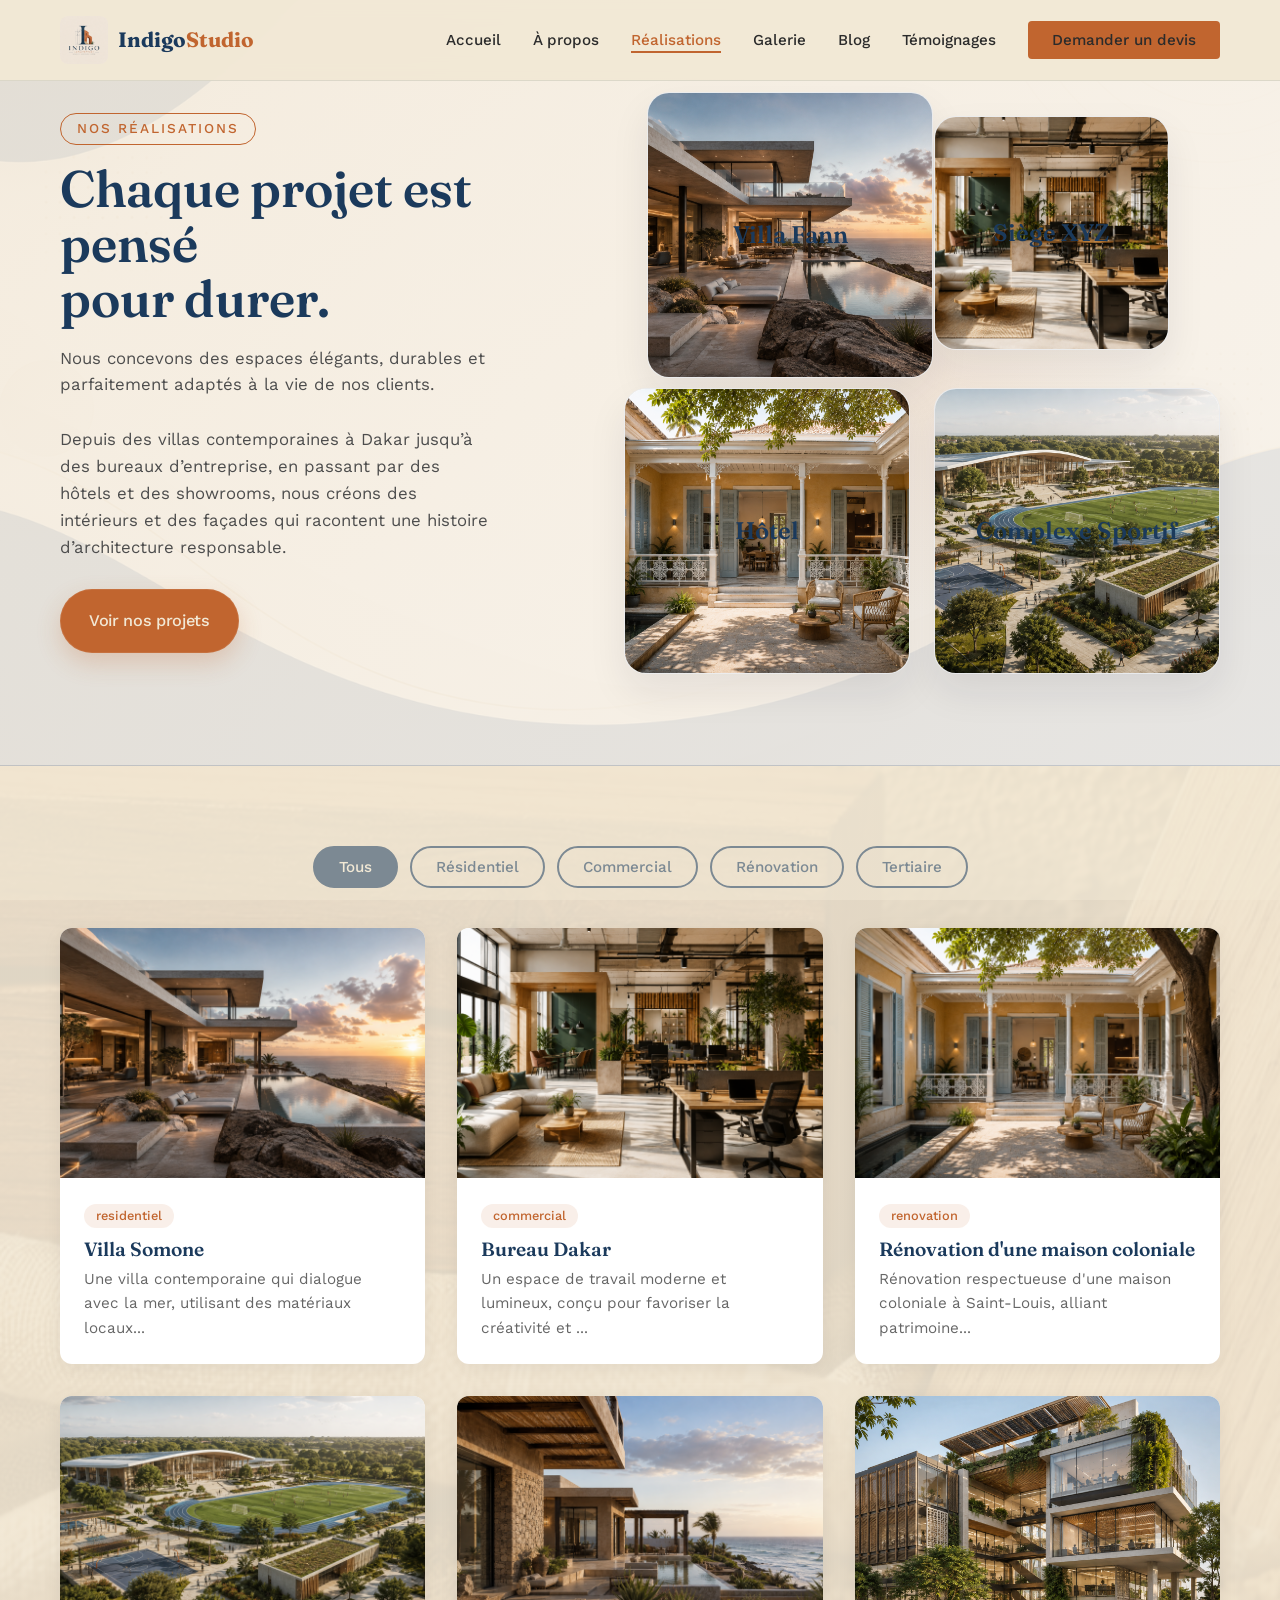
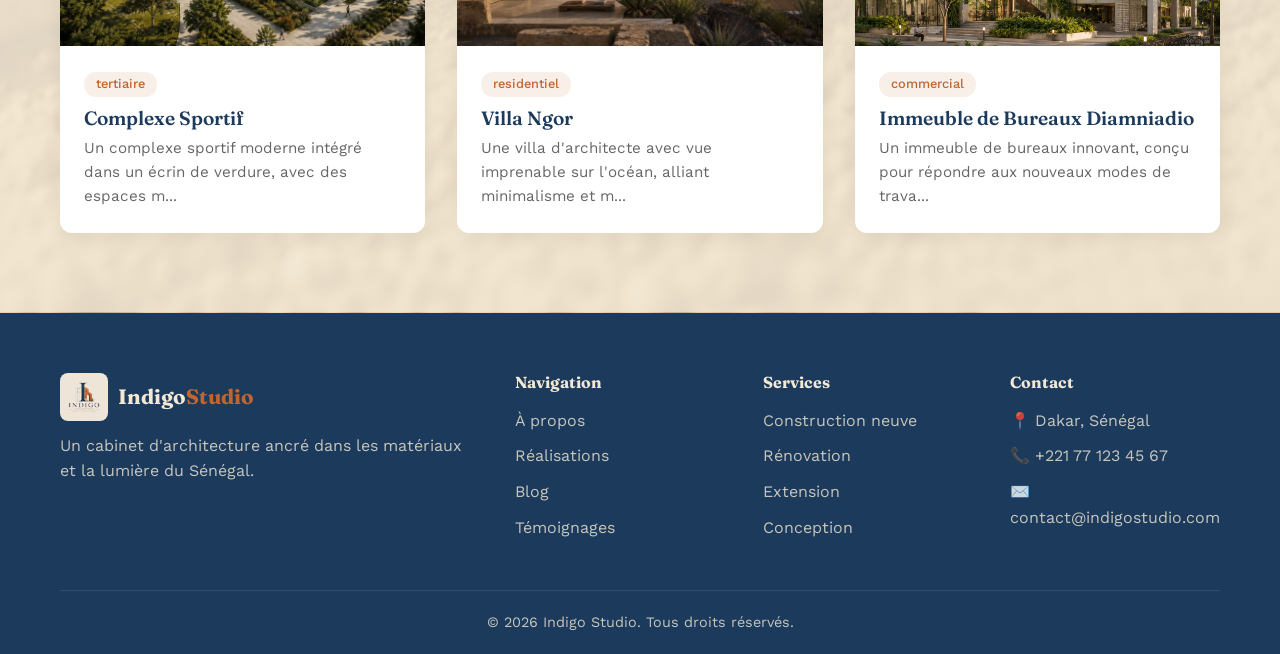
<file: realisations.html>
<!doctype html>
<html lang="fr">
  <head>
    <meta charset="UTF-8" />
    <meta name="viewport" content="width=device-width, initial-scale=1.0" />
    <title>Réalisations | Cabinet d'Architecture</title>
    <link rel="preconnect" href="https://fonts.googleapis.com" />
    <link rel="preconnect" href="https://fonts.gstatic.com" crossorigin />
    <link
      href="https://fonts.googleapis.com/css2?family=Fraunces:opsz,wght@9..144,400;9..144,600;9..144,700&family=Work+Sans:wght@300;400;500;600&display=swap"
      rel="stylesheet"
    />
    <link rel="stylesheet" href="css/style.css" />
  </head>
  <body>
    <header class="header">
      <nav class="nav container">
        <a href="index.html" class="logo">
          <img
            src="images/Indigo.png"
            alt="Logo Indigo Architecture"
            class="logo-img"
          />
          <span class="logo-text"
            >Indigo<span class="logo-accent">Studio</span></span
          >
        </a>
        <button class="menu-toggle" aria-label="Menu">
          <span class="menu-bar"></span>
          <span class="menu-bar"></span>
          <span class="menu-bar"></span>
        </button>
        <ul class="nav-menu">
          <li><a href="index.html">Accueil</a></li>
          <li><a href="a-propos.html">À propos</a></li>
          <li><a href="realisations.html" class="active">Réalisations</a></li>
          <li><a href="galerie.html">Galerie</a></li>
          <li><a href="blog.html">Blog</a></li>
          <li><a href="temoignages.html">Témoignages</a></li>
          <li><a href="devis.html" class="btn-nav">Demander un devis</a></li>
        </ul>
      </nav>
    </header>

    <main class="realisations-main">
      <section class="testimonials-showcase section-padding">
        <div class="container testimonials-layout">
          <div class="testimonials-copy">
            <span class="section-tag">Nos réalisations</span>
            <h2>Chaque projet est pensé<br />pour durer.</h2>
            <p>
              Nous concevons des espaces élégants, durables et parfaitement
              adaptés à la vie de nos clients.
            </p>
            <p>
              Depuis des villas contemporaines à Dakar jusqu’à des bureaux
              d’entreprise, en passant par des hôtels et des showrooms, nous
              créons des intérieurs et des façades qui racontent une histoire
              d’architecture responsable.
            </p>
            <a href="realisations.html" class="btn btn-primary"
              >Voir nos projets</a
            >
          </div>

          <div class="projects-stack" aria-label="Quelques réalisations">
            <article class="mini-project-card card-villa">
              <img
                src="images/realisation/Villa-Somone.png"
                alt="Villa Somone"
              />
              <span>Villa Fann</span>
            </article>
            <article class="mini-project-card card-siege">
              <img
                src="images/realisation/Bureau-Dakar.png"
                alt="Bureau Dakar"
              />
              <span>Siège XYZ</span>
            </article>
            <article class="mini-project-card card-hotel">
              <img
                src="images/realisation/Renovation-d'une-maison-coloniale.png"
                alt="Rénovation d'une maison coloniale"
              />
              <span>Hôtel</span>
            </article>
            <article class="mini-project-card card-showroom">
              <img
                src="images/realisation/Complexe-Sportif.png"
                alt="Complexe Sportif"
              />
              <span>Complexe Sportif</span>
            </article>
          </div>
        </div>
      </section>

      <section class="portfolio section-padding">
        <div class="container">
          <div class="filter-section">
            <button class="filter-btn active" data-filter="all">Tous</button>
            <button class="filter-btn" data-filter="residentiel">
              Résidentiel
            </button>
            <button class="filter-btn" data-filter="commercial">
              Commercial
            </button>
            <button class="filter-btn" data-filter="renovation">
              Rénovation
            </button>
            <button class="filter-btn" data-filter="tertiaire">
              Tertiaire
            </button>
          </div>
          <div class="projects-grid" id="portfolio-grid">
            <!-- Les projets seront chargés dynamiquement -->
          </div>
        </div>
      </section>
    </main>

    <footer class="footer">
      <div class="container">
        <div class="footer-grid">
          <div class="footer-col">
            <a href="index.html" class="logo">
              <img
                src="images/Indigo.png"
                alt="Logo Indigo Architecture"
                class="logo-img"
              />
              <span class="logo-text"
                >Indigo<span class="logo-accent">Studio</span></span
              >
            </a>
            <p>
              Un cabinet d'architecture ancré dans les matériaux et la lumière
              du Sénégal.
            </p>
          </div>
          <div class="footer-col">
            <h4>Navigation</h4>
            <ul>
              <li><a href="a-propos.html">À propos</a></li>
              <li><a href="realisations.html">Réalisations</a></li>
              <li><a href="blog.html">Blog</a></li>
              <li><a href="temoignages.html">Témoignages</a></li>
            </ul>
          </div>
          <div class="footer-col">
            <h4>Services</h4>
            <ul>
              <li><a href="devis.html">Construction neuve</a></li>
              <li><a href="devis.html">Rénovation</a></li>
              <li><a href="devis.html">Extension</a></li>
              <li><a href="devis.html">Conception</a></li>
            </ul>
          </div>
          <div class="footer-col">
            <h4>Contact</h4>
            <ul>
              <li>📍 Dakar, Sénégal</li>
              <li>📞 +221 77 123 45 67</li>
              <li>✉️ contact@indigostudio.com</li>
            </ul>
          </div>
        </div>
        <div class="footer-bottom">
          <p>&copy; 2026 Indigo Studio. Tous droits réservés.</p>
        </div>
      </div>
    </footer>

    <script src="data/projets.js"></script>
    <script src="js/portfolio.js"></script>
    <script src="js/main.js"></script>
  </body>
</html>
</file>
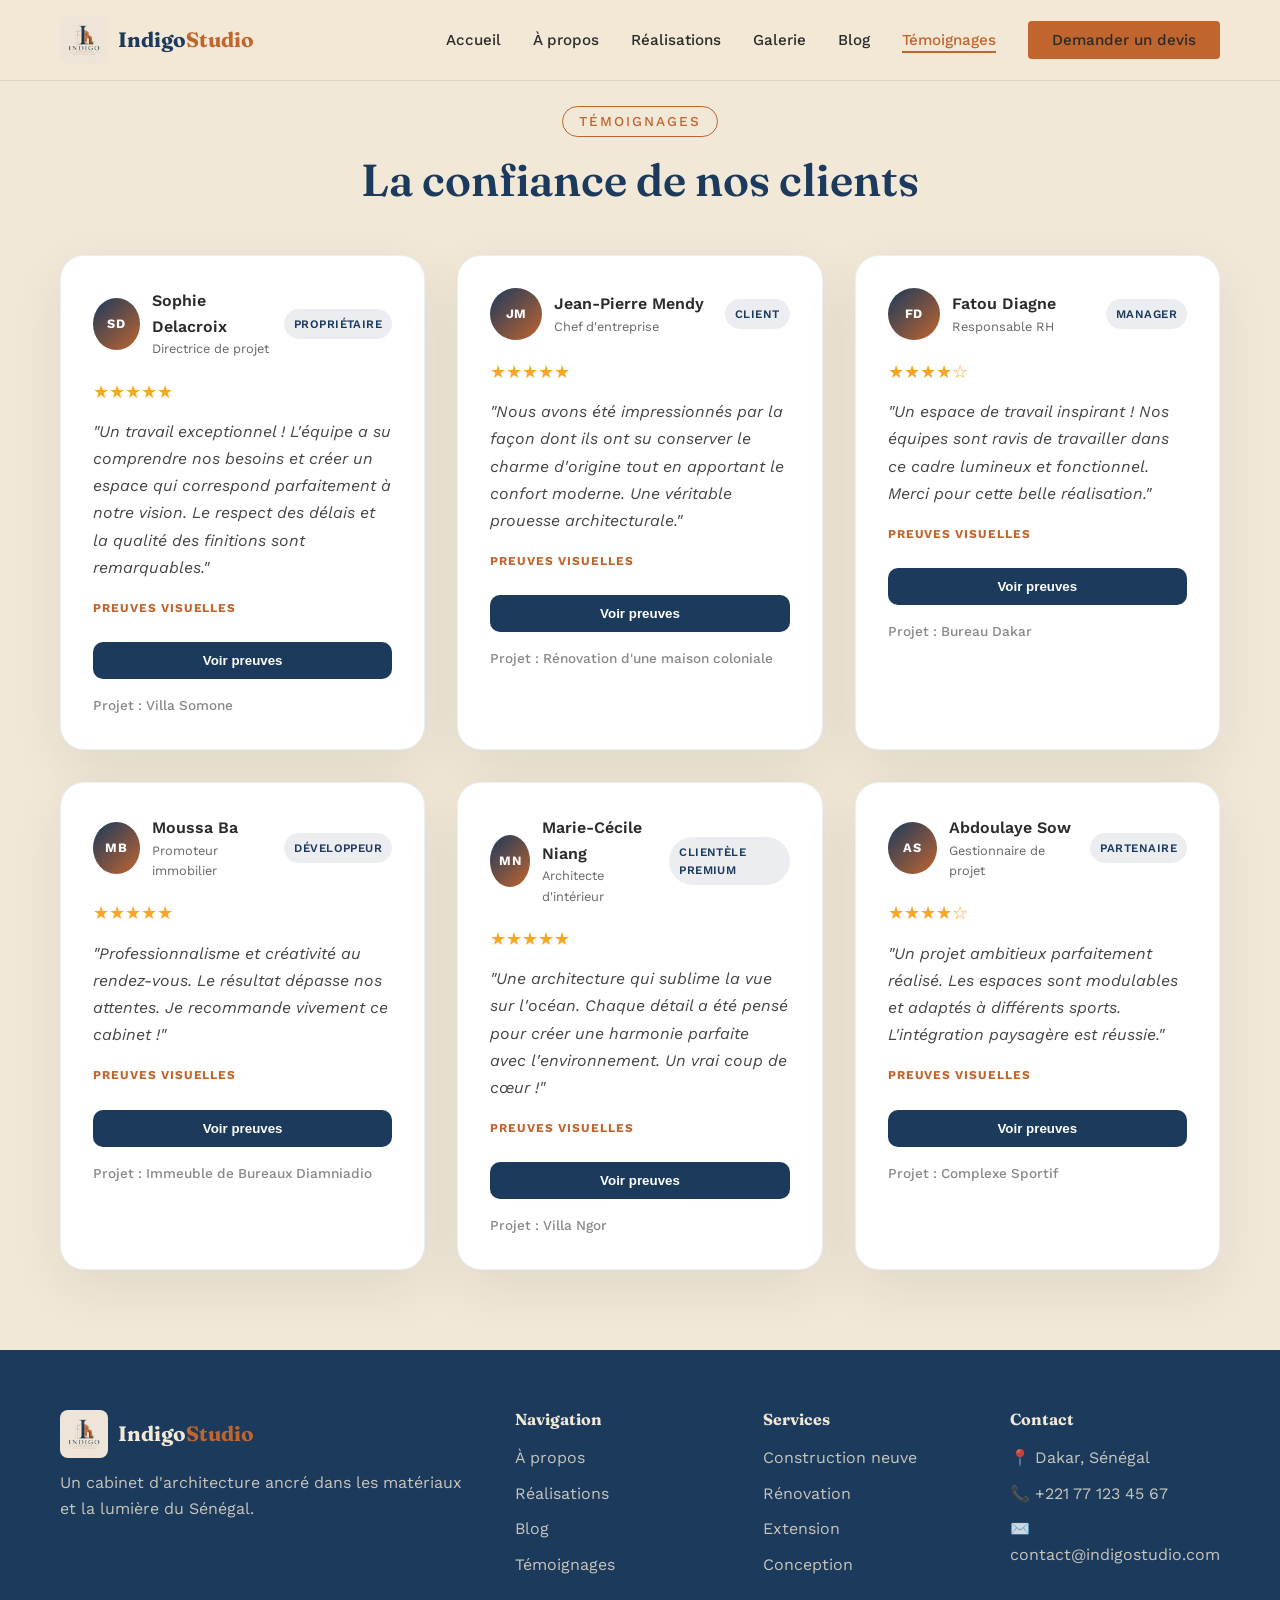
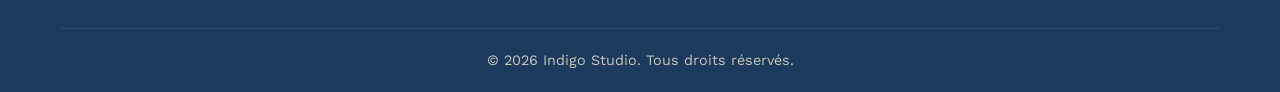
<file: temoignages.html>
<!doctype html>
<html lang="fr">
  <head>
    <meta charset="UTF-8" />
    <meta name="viewport" content="width=device-width, initial-scale=1.0" />
    <title>Témoignages | Cabinet d'Architecture</title>
    <link rel="preconnect" href="https://fonts.googleapis.com" />
    <link rel="preconnect" href="https://fonts.gstatic.com" crossorigin />
    <link
      href="https://fonts.googleapis.com/css2?family=Fraunces:opsz,wght@9..144,400;9..144,600;9..144,700&family=Work+Sans:wght@300;400;500;600&display=swap"
      rel="stylesheet"
    />
    <link rel="stylesheet" href="css/style.css" />
  </head>
  <body>
    <header class="header">
      <nav class="nav container">
        <a href="index.html" class="logo">
          <img
            src="images/Indigo.png"
            alt="Logo Indigo Architecture"
            class="logo-img"
          />
          <span class="logo-text"
            >Indigo<span class="logo-accent">Studio</span></span
          >
        </a>
        <button class="menu-toggle" aria-label="Menu">
          <span class="menu-bar"></span>
          <span class="menu-bar"></span>
          <span class="menu-bar"></span>
        </button>
        <ul class="nav-menu">
          <li><a href="index.html">Accueil</a></li>
          <li><a href="a-propos.html">À propos</a></li>
          <li><a href="realisations.html">Réalisations</a></li>
          <li><a href="galerie.html">Galerie</a></li>
          <li><a href="blog.html">Blog</a></li>
          <li><a href="temoignages.html" class="active">Témoignages</a></li>
          <li><a href="devis.html" class="btn-nav">Demander un devis</a></li>
        </ul>
      </nav>
    </header>

    <br />

    <main>
      <section class="testimonials-page section-padding">
        <div class="container">
          <div class="section-header">
            <span class="section-tag">Témoignages</span>
            <h2>La confiance de nos clients</h2>
          </div>
          <div class="testimonials-grid" id="testimonials-grid">
            <!-- Les témoignages seront chargés dynamiquement -->
          </div>
        </div>
      </section>
    </main>

    <footer class="footer">
      <div class="container">
        <div class="footer-grid">
          <div class="footer-col">
            <a href="index.html" class="logo">
              <img
                src="images/Indigo.png"
                alt="Logo Indigo Architecture"
                class="logo-img"
              />
              <span class="logo-text"
                >Indigo<span class="logo-accent">Studio</span></span
              >
            </a>
            <p>
              Un cabinet d'architecture ancré dans les matériaux et la lumière
              du Sénégal.
            </p>
          </div>
          <div class="footer-col">
            <h4>Navigation</h4>
            <ul>
              <li><a href="a-propos.html">À propos</a></li>
              <li><a href="realisations.html">Réalisations</a></li>
              <li><a href="blog.html">Blog</a></li>
              <li><a href="temoignages.html">Témoignages</a></li>
            </ul>
          </div>
          <div class="footer-col">
            <h4>Services</h4>
            <ul>
              <li><a href="devis.html">Construction neuve</a></li>
              <li><a href="devis.html">Rénovation</a></li>
              <li><a href="devis.html">Extension</a></li>
              <li><a href="devis.html">Conception</a></li>
            </ul>
          </div>
          <div class="footer-col">
            <h4>Contact</h4>
            <ul>
              <li>📍 Dakar, Sénégal</li>
              <li>📞 +221 77 123 45 67</li>
              <li>✉️ contact@indigostudio.com</li>
            </ul>
          </div>
        </div>
        <div class="footer-bottom">
          <p>&copy; 2026 Indigo Studio. Tous droits réservés.</p>
        </div>
      </div>
    </footer>

    <script src="data/temoignages.js"></script>
    <script src="js/temoignages.js"></script>
    <script src="js/main.js"></script>
  </body>
</html>
</file>
<file: css/style.css>
/* ============================
   Variables et reset
   ============================ */
:root {
  /* Couleurs principales */
  --indigo: #1b3a5c;
  --terre-cuite: #c1652f;
  --sable-clair: #f2e8d5;
  --vert-baobab: #4c7a5e;

  /* Couleurs secondaires */
  --gris-anthracite: #2b2b2b;
  --gris-clair: #e8e0d5;
  --blanc: #ffffff;

  /* Typographie */
  --font-serif: "Fraunces", Georgia, serif;
  --font-sans: "Work Sans", Arial, sans-serif;

  /* Espacements */
  --container-width: 1200px;
  --section-padding: 80px 0;
  --border-radius: 4px;

  /* Transitions */
  --transition: 0.3s cubic-bezier(0.4, 0, 0.2, 1);
}

/* Reset */
* {
  margin: 0;
  padding: 0;
  box-sizing: border-box;
}

html {
  scroll-behavior: smooth;
}

body {
  font-family: var(--font-sans);
  color: var(--gris-anthracite);
  background-color: var(--sable-clair);
  line-height: 1.6;
}

img {
  max-width: 100%;
  height: auto;
  display: block;
}

a {
  text-decoration: none;
  color: inherit;
}

ul {
  list-style: none;
}

.container {
  max-width: var(--container-width);
  margin: 0 auto;
  padding: 0 20px;
}

/* ============================
   Typographie
   ============================ */
h1,
h2,
h3,
h4,
h5,
h6 {
  font-family: var(--font-serif);
  color: var(--indigo);
  line-height: 1.2;
}

h1 {
  font-size: clamp(2.5rem, 5vw, 4rem);
  font-weight: 700;
}

h2 {
  font-size: clamp(2rem, 3.5vw, 2.8rem);
  font-weight: 600;
}

h3 {
  font-size: 1.5rem;
  font-weight: 600;
}

.highlight {
  color: var(--terre-cuite);
}

.section-tag {
  display: inline-block;
  font-size: 0.85rem;
  font-weight: 500;
  text-transform: uppercase;
  letter-spacing: 2px;
  color: var(--terre-cuite);
  border: 1px solid var(--terre-cuite);
  padding: 4px 16px;
  border-radius: 20px;
  margin-bottom: 16px;
}

.section-header {
  text-align: center;
  max-width: 700px;
  margin: 0 auto 48px;
}

.section-header p {
  font-size: 1.15rem;
  color: #666;
  margin-top: 12px;
}

.section-padding {
  padding: var(--section-padding);
}

/* ============================
   Buttons
   ============================ */
.btn {
  display: inline-flex;
  align-items: center;
  justify-content: center;
  min-height: 58px;
  padding: 18px 28px;
  font-family: var(--font-sans);
  font-weight: 500;
  font-size: 1.02rem;
  border: 1px solid transparent;
  border-radius: 999px;
  cursor: pointer;
  transition: var(--transition);
  text-align: center;
  background: transparent;
  color: var(--indigo);
  letter-spacing: -0.02em;
}

.btn-primary {
  background: var(--terre-cuite);
  color: var(--sable-clair);
  border-color: rgba(255, 255, 255, 0.08);
  box-shadow: 0 10px 24px rgba(193, 101, 47, 0.24);
}

.btn-primary:hover {
  background: #a8521f;
  border-color: #a8521f;
  transform: translateY(-2px);
  box-shadow: 0 14px 26px rgba(193, 101, 47, 0.28);
}

.btn-secondary {
  background: rgba(255, 255, 255, 0.02);
  color: var(--blanc);
  border: 1px solid rgba(255, 255, 255, 0.5);
}

.btn-secondary:hover {
  background: rgba(255, 255, 255, 0.96);
  color: var(--indigo);
  border-color: rgba(255, 255, 255, 0.96);
  transform: translateY(-2px);
}

.btn-large {
  padding: 18px 48px;
  font-size: 1.1rem;
}

.btn-full {
  width: 100%;
}

.btn-nav {
  background: var(--terre-cuite);
  color: var(--sable-clair);
  padding: 10px 24px;
  border-radius: var(--border-radius);
  font-weight: 500;
}

.btn-nav:hover {
  background: #a8521f;
}

/* ============================
   Header / Navigation
   ============================ */
.header {
  position: fixed;
  top: 0;
  left: 0;
  width: 100%;
  z-index: 1000;
  background: rgba(242, 232, 213, 0.95);
  backdrop-filter: blur(10px);
  border-bottom: 1px solid rgba(27, 58, 92, 0.1);
  transition: var(--transition);
}

.nav {
  display: flex;
  justify-content: space-between;
  align-items: center;
  padding: 16px 20px;
  max-width: var(--container-width);
  margin: 0 auto;
}

.logo {
  display: flex;
  align-items: center;
  gap: 10px;
  font-family: var(--font-serif);
  font-weight: 700;
  font-size: 1.3rem;
  color: var(--indigo);
}

.logo-img {
  width: 48px;
  height: auto;
  display: block;
  border-radius: 8px;
  object-fit: contain;
}

.logo-icon {
  font-size: 1.8rem;
  color: var(--terre-cuite);
}

.logo-accent {
  color: var(--terre-cuite);
}

.nav-menu {
  display: flex;
  align-items: center;
  gap: 32px;
}

.nav-menu a {
  font-weight: 500;
  font-size: 0.95rem;
  color: var(--gris-anthracite);
  transition: var(--transition);
  position: relative;
}

.nav-menu a::after {
  content: "";
  position: absolute;
  bottom: -4px;
  left: 0;
  width: 0;
  height: 2px;
  background: var(--terre-cuite);
  transition: var(--transition);
}

.nav-menu a:hover::after,
.nav-menu a.active::after {
  width: 100%;
}

.nav-menu a.active {
  color: var(--terre-cuite);
}

.menu-toggle {
  display: none;
  flex-direction: column;
  gap: 5px;
  background: none;
  border: none;
  cursor: pointer;
  padding: 4px;
}

.menu-bar {
  width: 28px;
  height: 2px;
  background: var(--indigo);
  transition: var(--transition);
}

/* ============================
   Hero
   ============================ */
.hero {
  position: relative;
  min-height: 88vh;
  display: flex;
  align-items: center;
  overflow: hidden;
  background-image: url("../images/img4.png");
  background-size: cover;
  background-position: center 30%;
  background-repeat: no-repeat;
  color: var(--blanc);
}

.hero::before {
  content: "";
  position: absolute;
  inset: 0;
  background: linear-gradient(
    90deg,
    rgba(10, 15, 20, 0.76) 0%,
    rgba(10, 15, 20, 0.54) 38%,
    rgba(10, 15, 20, 0.24) 68%,
    rgba(10, 15, 20, 0.08) 100%
  );
}

.hero-content {
  position: relative;
  z-index: 2;
  display: flex;
  align-items: center;
  width: 100%;
  max-width: 1200px;
  padding: 140px 20px 90px;
}

.hero-kicker {
  display: inline-block;
  font-family: var(--font-sans);
  font-size: 0.8rem;
  color: rgba(245, 231, 215, 0.82);
  letter-spacing: 0.2em;
  text-transform: uppercase;
  margin-bottom: 22px;
}

.hero-text {
  width: min(100%, 690px);
  display: flex;
  flex-direction: column;
  align-items: flex-start;
}

.hero-text h1 {
  margin: 0;
  font-size: clamp(4rem, 6vw, 7rem);
  line-height: 0.86;
  letter-spacing: -0.06em;
  color: rgba(247, 242, 234, 0.98);
  font-weight: 600;
  text-transform: none;
  max-width: 560px;
}

.hero-lead {
  max-width: 650px;
  margin-top: 26px;
  color: rgba(242, 232, 213, 0.9);
  font-family: var(--font-sans);
  font-size: clamp(1.1rem, 1.6vw, 1.35rem);
  line-height: 1.55;
  font-weight: 400;
}

.hero-title-line {
  display: block;
}

.hero-title-line--accent {
  color: rgba(247, 242, 234, 0.98);
}

.hero-actions {
  display: flex;
  gap: 18px;
  flex-wrap: wrap;
  margin-top: 32px;
}

.hero-image {
  display: none;
}

.hero-proof {
  display: grid;
  grid-template-columns: repeat(3, minmax(0, 1fr));
  gap: 24px;
  width: min(100%, 700px);
  margin-top: 58px;
  padding-top: 22px;
  border-top: 1px solid rgba(242, 232, 213, 0.28);
}

.hero-proof-item {
  display: grid;
  gap: 8px;
  min-width: 0;
  padding-right: 12px;
}

.hero-proof-item + .hero-proof-item {
  border-left: 1px solid rgba(242, 232, 213, 0.18);
  padding-left: 18px;
}

.hero-proof strong {
  color: var(--sable-clair);
  font-family: var(--font-serif);
  font-size: clamp(2.2rem, 3vw, 3.3rem);
  line-height: 1;
  font-weight: 600;
}

.hero-proof span {
  color: rgba(242, 232, 213, 0.8);
  font-size: 0.74rem;
  text-transform: uppercase;
  letter-spacing: 0.12em;
  line-height: 1.5;
}

.hero-pattern {
  display: none;
}

/* ============================
   Approach
   ============================ */
.approach {
  position: relative;
  background-color: var(--blanc);
  background-image:
    linear-gradient(rgba(255, 255, 255, 0.9), rgba(255, 255, 255, 0.9)),
    url("https://images.unsplash.com/photo-1623490879046-75abc98e1176?w=1800&q=70&auto=format&fit=crop");
  background-size: cover;
  background-position: center;
}

.approach-grid {
  display: grid;
  grid-template-columns: repeat(3, 1fr);
  gap: 40px;
}

/* Detailed approach section (two-column layout) */
.approach-detail {
  background: var(--sable-clair);
}

.approach-detail-grid {
  display: grid;
  grid-template-columns: 1fr 420px;
  gap: 48px;
  align-items: center;
}

.approach-detail-image img {
  width: 200%;
  height: 500px; /* Fixe une hauteur homogène pour éviter qu'elle ne soit trop haute */
  object-fit: cover; /* S'assure que l'image ne soit pas déformée */
  border-radius: 8px;
  display: block;
  box-shadow: 0 12px 30px rgba(0, 0, 0, 0.08);
}

.approach-detail-text h2 {
  font-size: clamp(2rem, 3.5vw, 3rem);
  margin-bottom: 12px;
  color: var(--indigo);
}

.approach-detail-text p {
  color: #555;
  font-size: 1.05rem;
  margin-bottom: 24px;
}

.approach-features .feature {
  border-left: 4px solid var(--vert-baobab);
  padding-left: 18px;
  margin-bottom: 18px;
}

.approach-features h3 {
  margin-bottom: 6px;
  color: var(--indigo);
}

.approach-detail-image img {
  width: 100%;
  height: auto;
  border-radius: 8px;
  display: block;
  box-shadow: 0 12px 30px rgba(0, 0, 0, 0.08);
}

@media (max-width: 900px) {
  .approach-detail-grid {
    grid-template-columns: 1fr;
  }
  .approach-detail-image {
    order: -1;
  }

  .hero {
    min-height: 80vh;
  }

  .hero-content {
    padding-top: 130px;
    padding-bottom: 60px;
  }

  .hero-text {
    width: min(100%, 620px);
  }

  .hero-proof {
    width: min(100%, 620px);
  }
}

@media (max-width: 640px) {
  .hero {
    min-height: 82vh;
  }

  .hero-content {
    padding: 110px 20px 52px;
  }

  .hero-kicker {
    margin-bottom: 16px;
    font-size: 0.72rem;
    letter-spacing: 0.14em;
  }

  .hero-text h1 {
    max-width: 100%;
    font-size: clamp(3rem, 15vw, 5rem);
  }

  .hero-actions {
    flex-direction: column;
    align-items: stretch;
    width: 100%;
  }

  .hero-actions .btn {
    width: 100%;
    justify-content: space-between;
  }

  .hero-proof {
    grid-template-columns: 1fr;
    gap: 18px;
    margin-top: 42px;
  }

  .hero-proof-item + .hero-proof-item {
    border-left: none;
    border-top: 1px solid rgba(242, 232, 213, 0.18);
    padding-left: 0;
    padding-top: 18px;
  }
}

@media (prefers-reduced-motion: reduce) {
  *, *::before, *::after {
    animation-duration: 0.01ms !important;
    animation-iteration-count: 1 !important;
    transition-duration: 0.01ms !important;
    scroll-behavior: auto !important;
  }
}

.approach-card {
  text-align: center;
  padding: 40px 24px;
  background: var(--sable-clair);
  border-radius: 12px;
  transition: var(--transition);
}

.approach-card:hover {
  transform: translateY(-8px);
  box-shadow: 0 12px 40px rgba(0, 0, 0, 0.08);
}

.approach-icon {
  font-size: 3rem;
  margin-bottom: 16px;
}

.approach-card h3 {
  margin-bottom: 12px;
}

.approach-card p {
  color: #666;
}

/* ============================
   Services and journal
   ============================ */
.services {
  background: var(--indigo);
  color: var(--sable-clair);
}

.services h2,
.services h3 {
  color: var(--sable-clair);
}

.services-heading {
  display: grid;
  grid-template-columns: 1fr 0.72fr;
  gap: 70px;
  align-items: end;
  margin-bottom: 48px;
}

.services-heading .section-tag {
  color: #f1c78d;
  border-color: rgba(241, 199, 141, 0.5);
}

.services-heading p {
  max-width: 430px;
  color: rgba(242, 232, 213, 0.72);
  font-size: 1.06rem;
  line-height: 1.75;
}

.services-grid {
  display: grid;
  grid-template-columns: repeat(3, 1fr);
  gap: 1px;
  background: rgba(242, 232, 213, 0.24);
}

.service-card {
  min-height: 280px;
  padding: 32px 28px;
  background: var(--indigo);
  border-top: 4px solid transparent;
}

.service-card--featured {
  background: #244a70;
  border-top-color: var(--terre-cuite);
}

.service-number {
  display: block;
  margin-bottom: 54px;
  color: #f1c78d;
  font-size: 0.8rem;
  letter-spacing: 0.12em;
}

.service-card h3 {
  margin-bottom: 12px;
  font-size: 1.35rem;
}

.service-card p {
  min-height: 54px;
  color: rgba(242, 232, 213, 0.72);
  line-height: 1.65;
}

.service-card .text-link {
  display: inline-block;
  margin-top: 20px;
  color: #f1c78d;
}

.home-journal {
  background: #f8f3eb;
}

.home-journal-layout {
  display: grid;
  grid-template-columns: 0.8fr 1.2fr;
  gap: 70px;
  align-items: center;
}

.home-journal-layout > div > p {
  max-width: 420px;
  margin: 18px 0 24px;
  color: #5c5a57;
  line-height: 1.75;
}

.text-link {
  color: var(--terre-cuite);
  font-weight: 600;
}

.journal-feature {
  min-height: 300px;
  display: flex;
  flex-direction: column;
  justify-content: flex-end;
  padding: 34px;
  background:
    linear-gradient(180deg, rgba(27, 58, 92, 0.08), rgba(27, 58, 92, 0.92)),
    url("../images/blog/L'-architecture-durable-au-Sénégal.png") center / cover;
  color: var(--sable-clair);
  box-shadow: 0 18px 42px rgba(27, 58, 92, 0.14);
}

.journal-feature-label,
.journal-feature-link {
  color: #f1c78d;
  font-size: 0.78rem;
  font-weight: 600;
  letter-spacing: 0.08em;
  text-transform: uppercase;
}

.journal-feature h3 {
  max-width: 620px;
  margin: 12px 0 28px;
  color: var(--sable-clair);
  font-size: clamp(1.6rem, 3vw, 2.6rem);
}

/* ============================
   Projects Grid
   ============================ */
.projects-grid {
  display: grid;
  grid-template-columns: repeat(auto-fill, minmax(340px, 1fr));
  gap: 32px;
}

.section-actions {
  display: flex;
  justify-content: center;
  margin-top: 48px;
}

.project-card {
  background: var(--blanc);
  border-radius: 12px;
  overflow: hidden;
  box-shadow: 0 4px 20px rgba(0, 0, 0, 0.06);
  transition: var(--transition);
}

.project-card:hover {
  transform: translateY(-6px);
  box-shadow: 0 12px 40px rgba(0, 0, 0, 0.12);
}

.project-card-image {
  height: 250px;
  overflow: hidden;
  background: var(--gris-clair);
}

.project-card-image img {
  width: 100%;
  height: 100%;
  object-fit: cover;
  transition: var(--transition);
}

.project-card:hover .project-card-image img {
  transform: scale(1.05);
}

.project-card-content {
  padding: 24px;
}

.project-card-content h3 {
  font-size: 1.2rem;
  margin-bottom: 6px;
}

.project-card-content .project-category {
  display: inline-block;
  font-size: 0.8rem;
  font-weight: 500;
  color: var(--terre-cuite);
  background: rgba(193, 101, 47, 0.1);
  padding: 2px 12px;
  border-radius: 12px;
  margin-bottom: 10px;
}

.project-card-content p {
  color: #666;
  font-size: 0.95rem;
}

/* ============================
   Testimonials
   ============================ */
.testimonials {
  background: var(--blanc);
}

.testimonials-grid {
  display: grid;
  grid-template-columns: repeat(auto-fill, minmax(300px, 1fr));
  gap: 32px;
}

.testimonial-card {
  background: var(--sable-clair);
  padding: 32px;
  border-radius: 12px;
  border-left: 4px solid var(--terre-cuite);
  box-shadow: 0 10px 25px rgba(27, 30, 45, 0.04);
}

.testimonial-header {
  display: flex;
  justify-content: space-between;
  align-items: center;
  gap: 12px;
  margin-bottom: 18px;
}

.client-profile {
  display: flex;
  align-items: center;
  gap: 12px;
}

.client-avatar {
  width: 52px;
  height: 52px;
  border-radius: 50%;
  background: linear-gradient(135deg, var(--indigo), var(--terre-cuite));
  color: var(--blanc);
  display: flex;
  align-items: center;
  justify-content: center;
  font-size: 0.8rem;
  font-weight: 700;
  letter-spacing: 0.04em;
}

.client-badge {
  background: rgba(19, 36, 79, 0.08);
  color: var(--indigo);
  border-radius: 999px;
  padding: 6px 10px;
  font-size: 0.72rem;
  font-weight: 600;
  text-transform: uppercase;
  letter-spacing: 0.04em;
}

.stars {
  color: #f5a623;
  font-size: 1.1rem;
  margin-bottom: 12px;
}

.testimonial-card blockquote {
  font-style: italic;
  color: #444;
  margin-bottom: 18px;
  line-height: 1.7;
}

.proofs-wrap {
  margin-bottom: 16px;
}

.proofs-title {
  font-size: 0.75rem;
  text-transform: uppercase;
  letter-spacing: 0.08em;
  color: var(--terre-cuite);
  font-weight: 700;
  margin-bottom: 10px;
}

.proofs-list {
  display: none;
}

.btn-proof {
  margin-top: 14px;
  width: 100%;
  border: none;
  background: var(--indigo);
  color: var(--blanc);
  border-radius: 10px;
  padding: 11px 16px;
  font-weight: 600;
  cursor: pointer;
  transition: var(--transition);
}

.btn-proof:hover {
  background: #12304f;
}

.proof-modal {
  position: fixed;
  inset: 0;
  background: rgba(15, 22, 32, 0.7);
  display: none;
  align-items: center;
  justify-content: center;
  z-index: 2000;
  padding: 24px;
}

.proof-modal.active {
  display: flex;
}

.proof-modal-content {
  width: min(1100px, 100%);
  max-height: 85vh;
  background: #f5efe5;
  border-radius: 18px;
  padding: 24px;
  overflow: auto;
  position: relative;
}

.proof-close {
  position: absolute;
  right: 18px;
  top: 14px;
  background: transparent;
  border: none;
  font-size: 2rem;
  color: var(--indigo);
  cursor: pointer;
}

#proof-modal-title {
  margin-bottom: 18px;
  color: var(--indigo);
}

.proof-gallery {
  display: grid;
  grid-template-columns: repeat(3, minmax(180px, 1fr));
  gap: 16px;
}

.gallery-item {
  background: #fff;
  border-radius: 14px;
  overflow: hidden;
  box-shadow: 0 12px 25px rgba(27, 30, 45, 0.06);
}

.gallery-item img {
  width: 100%;
  height: 220px;
  object-fit: cover;
  display: block;
}

.gallery-item span {
  display: block;
  padding: 10px 12px;
  color: var(--indigo);
  font-weight: 600;
  font-size: 0.8rem;
  text-align: center;
}

.testimonial-card .client-name {
  font-weight: 600;
}

.testimonial-card .client-role {
  font-size: 0.8rem;
  color: #666;
}

.testimonial-card .client-project {
  font-size: 0.85rem;
  color: #888;
  font-weight: 500;
}

/* ============================
   About Page Hero
   ============================ */
.hero-about {
  position: relative;
  min-height: 95vh;
  display: flex;
  align-items: center;
  color: var(--blanc);
  overflow: hidden;
  background-image: url("../images/img4.png");
  background-size: cover;
  background-position: center 30%;
  background-repeat: no-repeat;
}

@media (min-width: 1024px) {
  .hero-about {
    background-attachment: fixed;
  }
}

.hero-about::before {
  content: "";
  position: absolute;
  inset: 0;
  background: rgba(12, 20, 34, 0.35);
}

.hero-video {
  position: absolute;
  inset: 0;
  width: 100%;
  height: 100%;
  object-fit: cover;
  z-index: 1;
}

.hero-overlay {
  position: absolute;
  inset: 0;
  background: linear-gradient(
    180deg,
    rgba(12, 20, 34, 0.15),
    rgba(12, 20, 34, 0.85)
  );
  z-index: 2;
}

.hero-copy {
  position: relative;
  z-index: 3;
  padding: 120px 0 140px;
  display: grid;
  gap: 24px;
}

.hero-copy h1 {
  font-size: clamp(3rem, 5vw, 5.6rem);
  line-height: 1.05;
  max-width: 900px;
  color: var(--sable-clair);
  margin: 0;
}

.hero-copy .section-tag {
  color: rgba(241, 199, 141, 0.95);
  border-color: rgba(241, 199, 141, 0.4);
}

.hero-text {
  color: rgba(242, 232, 213, 0.9);
  max-width: 760px;
  font-size: clamp(1.05rem, 1.6vw, 1.25rem);
  line-height: 1.8;
}

.hero-actions {
  display: flex;
  flex-wrap: wrap;
  gap: 18px;
}

.scroll-indicator {
  display: inline-flex;
  align-items: center;
  justify-content: center;
  width: 48px;
  height: 48px;
  border: 1px solid rgba(242, 232, 213, 0.7);
  border-radius: 999px;
  margin-top: 10px;
  background: rgba(255, 255, 255, 0.04);
  cursor: default;
}

.scroll-indicator span {
  width: 6px;
  height: 6px;
  background: rgba(242, 232, 213, 0.9);
  border-radius: 999px;
  box-shadow: 0 12px 0 rgba(242, 232, 213, 0.45);
}

.timeline-grid {
  position: relative;
  display: grid;
  gap: 28px;
  padding-top: 30px;
}

.timeline-line {
  position: absolute;
  left: 24px;
  top: 10px;
  bottom: 0;
  width: 4px;
  background: linear-gradient(
    180deg,
    var(--terre-cuite),
    rgba(193, 101, 47, 0.2)
  );
  border-radius: 999px;
}

.timeline-item {
  position: relative;
  display: grid;
  grid-template-columns: 64px 1fr;
  gap: 24px;
  align-items: flex-start;
  padding-left: 32px;
}

.timeline-item:not(:last-child) {
  padding-bottom: 24px;
}

.timeline-icon {
  width: 64px;
  height: 64px;
  border-radius: 18px;
  background: rgba(241, 199, 141, 0.16);
  color: var(--terre-cuite);
  display: grid;
  place-items: center;
  font-weight: 700;
  font-size: 1.1rem;
  border: 1px solid rgba(241, 199, 141, 0.3);
}

.timeline-copy h3 {
  margin: 0 0 10px;
  color: var(--indigo);
}

.timeline-copy p {
  margin: 0;
  color: #555;
  line-height: 1.8;
}

.philosophy-grid {
  display: grid;
  grid-template-columns: 1.1fr 0.9fr;
  gap: 46px;
  align-items: center;
}

.philosophy-image img {
  width: 100%;
  border-radius: 24px;
  object-fit: cover;
  min-height: 520px;
  box-shadow: 0 20px 60px rgba(22, 30, 44, 0.12);
}

.philosophy-copy h2 {
  margin-top: 0;
  color: var(--indigo);
  font-size: clamp(2.4rem, 4vw, 3.2rem);
}

.philosophy-copy p {
  color: #555;
  font-size: 1.05rem;
  line-height: 1.8;
}

.philosophy-copy blockquote {
  margin: 34px 0 0;
  font-size: 1.1rem;
  line-height: 1.8;
  color: var(--indigo);
  border-left: 4px solid rgba(193, 101, 47, 0.45);
  padding-left: 18px;
  font-style: italic;
}

.stats-grid,
.values-grid,
.team-grid {
  display: grid;
  grid-template-columns: repeat(4, minmax(210px, 1fr));
  gap: 24px;
}

.stat-card,
.value-card,
.team-card {
  background: var(--blanc);
  padding: 32px;
  border-radius: 22px;
  box-shadow: 0 20px 50px rgba(0, 0, 0, 0.07);
}

.stat-card {
  background: var(--sable-clair);
  border: 1px solid rgba(27, 58, 92, 0.08);
  box-shadow: 0 16px 40px rgba(27, 58, 92, 0.06);
  text-align: center;
}

.stat-value {
  display: block;
  font-size: 3rem;
  color: var(--terre-cuite);
  font-weight: 700;
  margin-bottom: 10px;
}

.stat-card p,
.value-card p,
.team-card p {
  margin: 0;
  color: #555;
  line-height: 1.8;
}

.value-icon {
  font-size: 2.4rem;
  margin-bottom: 18px;
}

.value-card h3,
.team-card h3 {
  margin-bottom: 12px;
  color: var(--indigo);
}

.team-card {
  display: grid;
  gap: 20px;
}

.team-card img {
  width: 100%;
  height: 320px;
  object-fit: cover;
  border-radius: 20px;
}

.team-role {
  display: inline-block;
  margin-bottom: 10px;
  color: var(--terre-cuite);
  font-weight: 600;
}

.team-card .btn-secondary {
  width: fit-content;
}

.process-strip {
  display: grid;
  grid-template-columns: repeat(3, minmax(200px, 1fr));
  gap: 22px;
}

.process-step {
  background: var(--sable-clair);
  padding: 28px;
  border-radius: 20px;
  border: 1px solid rgba(27, 58, 92, 0.07);
}

.process-number {
  display: inline-flex;
  width: 48px;
  height: 48px;
  align-items: center;
  justify-content: center;
  border-radius: 14px;
  background: var(--terre-cuite);
  color: var(--blanc);
  font-weight: 700;
  margin-bottom: 18px;
}

.process-step h3 {
  margin-bottom: 12px;
}

.gallery-carousel {
  display: grid;
  gap: 20px;
}

.gallery-slide {
  border-radius: 24px;
  overflow: hidden;
  box-shadow: 0 24px 80px rgba(18, 23, 38, 0.12);
  opacity: 0.4;
  transform: scale(0.96);
  transition: var(--transition);
}

.gallery-slide.active {
  opacity: 1;
  transform: scale(1);
}

.gallery-slide img {
  width: 100%;
  height: 520px;
  object-fit: cover;
  display: block;
}

.testimonial-grid {
  display: grid;
  grid-template-columns: repeat(3, minmax(0, 1fr));
  gap: 24px;
}

.testimonial-card {
  padding: 32px;
  border-radius: 24px;
  background: #ffffff;
  box-shadow: 0 18px 55px rgba(17, 35, 52, 0.08);
  border: 1px solid rgba(27, 58, 92, 0.08);
  transition:
    transform 0.3s ease,
    box-shadow 0.3s ease;
}

.testimonial-card:hover {
  transform: translateY(-6px);
  box-shadow: 0 28px 65px rgba(17, 35, 52, 0.12);
}

.testimonial-top {
  display: flex;
  gap: 16px;
  align-items: center;
  margin-bottom: 18px;
}

.testimonial-top img {
  width: 68px;
  height: 68px;
  object-fit: cover;
  border-radius: 50%;
  border: 2px solid rgba(27, 58, 92, 0.12);
}

.testimonial-card h3 {
  margin-bottom: 4px;
}

.testimonial-card p {
  color: #4d4d4d;
  line-height: 1.8;
  margin-top: 16px;
}

.map-card {
  display: grid;
  grid-template-columns: 1fr 360px;
  gap: 32px;
  overflow: hidden;
  border-radius: 28px;
  box-shadow: 0 25px 70px rgba(28, 35, 44, 0.16);
  background: var(--blanc);
  padding: 28px;
}

.map-frame {
  position: relative;
  border-radius: 22px;
  overflow: hidden;
  min-height: 420px;
}

.map-frame img {
  width: 100%;
  height: 100%;
  object-fit: cover;
  display: block;
}

.map-sidebar {
  display: grid;
  gap: 20px;
  align-content: start;
}

.map-sidebar p {
  margin: 0;
  color: #4d4d4d;
  line-height: 1.8;
  font-size: 1rem;
}

.map-points {
  display: grid;
  grid-template-columns: repeat(2, minmax(0, 1fr));
  gap: 12px;
}

.map-point {
  border: none;
  background: rgba(17, 35, 52, 0.08);
  color: var(--indigo);
  padding: 12px 16px;
  border-radius: 999px;
  font-weight: 600;
  cursor: pointer;
  transition: var(--transition);
  text-align: left;
}

.map-point:hover,
.map-point.active {
  background: var(--terre-cuite);
  color: var(--blanc);
}

.map-tooltip {
  background: rgba(17, 35, 52, 0.92);
  color: var(--blanc);
  padding: 18px 20px;
  border-radius: 18px;
  min-width: 100%;
  text-align: left;
  font-size: 0.95rem;
}

.quote-background {
  position: relative;
  overflow: hidden;
  background: url("https://images.unsplash.com/photo-1523413651479-597eb2da0ad6?w=1600&q=80")
    center/cover no-repeat;
}

.quote-overlay,
.final-cta-overlay {
  position: absolute;
  inset: 0;
  background: rgba(12, 20, 34, 0.6);
}

.quote-copy,
.final-cta-copy {
  position: relative;
  z-index: 2;
  padding: 80px 0;
}

.quote-copy blockquote {
  max-width: 820px;
  margin: 0 auto;
  color: var(--blanc);
  font-size: clamp(1.8rem, 3vw, 2.6rem);
  line-height: 1.2;
}

.quote-signature {
  margin-top: 24px;
  display: block;
  color: rgba(242, 232, 213, 0.9);
  font-size: 1rem;
}

.final-cta-background {
  position: relative;
  background: url("https://images.unsplash.com/photo-1494526585095-c41746248156?w=1600&q=80")
    center/cover no-repeat;
}

.final-cta-copy {
  text-align: center;
}

.final-cta-copy h2 {
  color: var(--sable-clair);
  margin-bottom: 16px;
  font-size: clamp(2.4rem, 3.8vw, 3.8rem);
}

.final-cta-copy p {
  color: rgba(242, 232, 213, 0.92);
  font-size: 1.1rem;
  margin-bottom: 28px;
}

.final-cta-actions {
  display: flex;
  justify-content: center;
  flex-wrap: wrap;
  gap: 18px;
}

/* ============================
   CTA Section
   ============================ */
.cta-section {
  background: var(--indigo);
  padding: 80px 0;
  text-align: center;
}

.cta-content h2 {
  color: var(--sable-clair);
  margin-bottom: 16px;
}

.cta-content p {
  color: rgba(242, 232, 213, 0.8);
  font-size: 1.15rem;
  max-width: 500px;
  margin: 0 auto 32px;
}

/* ============================
   Page Hero
   ============================ */
.gallery-hero {
  position: relative;
  height: 75vh;
  min-height: 520px;
  display: flex;
  align-items: center;
  justify-content: center;
  overflow: hidden;
  background: #0f1e37;
}

.gallery-hero-slider,
.gallery-hero-overlay,
.gallery-hero-content {
  position: absolute;
  inset: 0;
}

.gallery-hero-slider {
  position: absolute;
  inset: 0;
  overflow: hidden;
  border-radius: 28px;
  box-shadow: 0 18px 45px rgba(17, 35, 52, 0.18);
  background: #f2e8d0;
}

.gallery-hero-slides {
  position: absolute;
  inset: 0;
}

.gallery-hero-slide {
  position: absolute;
  inset: 0;
  opacity: 0;
  visibility: hidden;
  pointer-events: none;
  transform: scale(1.08);
  transition:
    opacity 0.9s ease,
    transform 1.2s ease,
    visibility 0.9s ease;
}

.gallery-hero-slide.is-active {
  opacity: 1;
  visibility: visible;
  pointer-events: auto;
  transform: scale(1);
}

.gallery-hero-slide img {
  width: 100%;
  height: 100%;
  object-fit: cover;
  display: block;
  animation: kenburns 12s ease-in-out infinite alternate;
}

.gallery-hero-caption {
  position: absolute;
  left: 50%;
  bottom: 28px;
  transform: translateX(-50%);
  background: rgba(17, 35, 52, 0.62);
  color: #f2e8d0;
  border-radius: 999px;
  padding: 10px 22px;
  font-size: 0.82rem;
  letter-spacing: 0.08em;
  text-transform: uppercase;
  backdrop-filter: blur(4px);
  box-shadow: 0 10px 25px rgba(17, 35, 52, 0.16);
}

.gallery-hero-overlay {
  background: linear-gradient(rgba(15, 30, 55, 0.55), rgba(15, 30, 55, 0.65));
}

.gallery-hero-content {
  position: relative;
  z-index: 1;
  display: flex;
  flex-direction: column;
  align-items: center;
  justify-content: center;
  text-align: center;
  color: var(--blanc);
  padding: 40px 20px;
}

.gallery-hero-arrow {
  position: absolute;
  top: 50%;
  transform: translateY(-50%);
  width: 46px;
  height: 46px;
  border: none;
  border-radius: 50%;
  background: rgba(17, 35, 52, 0.7);
  color: #f2e8d0;
  font-size: 2rem;
  line-height: 1;
  display: flex;
  align-items: center;
  justify-content: center;
  cursor: pointer;
  z-index: 3;
  transition:
    background 0.2s ease,
    transform 0.2s ease;
}

.gallery-hero-arrow:hover {
  background: rgba(201, 107, 44, 0.9);
  transform: translateY(-50%) scale(1.04);
}

.gallery-hero-prev {
  left: 20px;
}

.gallery-hero-next {
  right: 20px;
}

.gallery-hero-dots {
  position: absolute;
  left: 50%;
  bottom: 20px;
  transform: translateX(-50%);
  display: flex;
  align-items: center;
  justify-content: center;
  gap: 10px;
  z-index: 3;
}

.gallery-hero-dot {
  width: 12px;
  height: 12px;
  border: none;
  border-radius: 50%;
  background: rgba(17, 35, 52, 0.7);
  cursor: pointer;
  transition:
    transform 0.2s ease,
    background 0.2s ease;
}

.gallery-hero-dot.is-active,
.gallery-hero-dot:hover {
  background: #c96b2c;
  transform: scale(1.15);
}

.gallery-hero-badge {
  display: inline-block;
  margin-bottom: 18px;
  padding: 7px 18px;
  border-radius: 999px;
  font-size: 0.8rem;
  font-weight: 700;
  letter-spacing: 0.14em;
  text-transform: uppercase;
  background: rgba(201, 107, 44, 0.12);
  border: 1px solid rgba(201, 107, 44, 0.7);
  color: #f0bf8f;
}

.gallery-hero-content h1 {
  color: var(--blanc);
  margin-bottom: 16px;
  font-size: clamp(2.7rem, 5vw, 5rem);
  line-height: 0.98;
  letter-spacing: -0.05em;
}

.gallery-hero-content p {
  max-width: 620px;
  margin: 0 auto 30px;
  font-size: 1.08rem;
  line-height: 1.8;
  color: rgba(255, 255, 255, 0.85);
}

.gallery-hero .btn {
  display: inline-flex;
  align-items: center;
  justify-content: center;
}

@keyframes kenburns {
  0% {
    transform: scale(1);
  }
  100% {
    transform: scale(1.08);
  }
}

@media (prefers-reduced-motion: reduce) {
  .gallery-hero-slide,
  .gallery-hero-slide img {
    transition: none;
    animation: none;
  }
}

.gallery-conversion {
  padding-top: 0;
}

.gallery-conversion-card {
  background: linear-gradient(
    135deg,
    rgba(242, 232, 213, 0.95),
    rgba(255, 255, 255, 0.95)
  );
  border: 1px solid rgba(27, 58, 92, 0.08);
  border-radius: 24px;
  box-shadow: 0 18px 40px rgba(27, 58, 92, 0.08);
  padding: 42px;
  display: grid;
  grid-template-columns: 1.2fr 0.8fr;
  gap: 36px;
}

/* Projet detail conversion block */
.project-conversion .conversion-card,
.conversion-card {
  background: linear-gradient(
    135deg,
    rgba(242, 232, 213, 0.95),
    rgba(255, 255, 255, 0.95)
  );
  border-radius: 20px;
  padding: 36px;
  box-shadow: 0 14px 36px rgba(27, 58, 92, 0.08);
  display: grid;
  grid-template-columns: 1fr 360px;
  gap: 28px;
  align-items: start;
}

.conversion-main h2 {
  margin: 10px 0 18px;
}

.conversion-actions {
  display: flex;
  gap: 12px;
  margin-top: 18px;
}

.conversion-side .tags a {
  display: inline-block;
  margin: 6px 8px 6px 0;
  padding: 8px 14px;
  border-radius: 999px;
  background: var(--indigo);
  color: var(--sable-clair);
}

.conversion-testimonials blockquote {
  margin: 10px 0;
  padding-left: 12px;
  border-left: 3px solid var(--terre-cuite);
  color: #4a4a4a;
  font-style: italic;
}

@media (max-width: 900px) {
  .conversion-card,
  .project-conversion .conversion-card {
    grid-template-columns: 1fr;
  }
}

.gallery-conversion-text h2 {
  margin-bottom: 16px;
}

.gallery-conversion-text p {
  color: #5a5a5a;
  margin-bottom: 24px;
  max-width: 600px;
}

.gallery-conversion-actions {
  display: flex;
  flex-wrap: wrap;
  gap: 14px;
}

.gallery-conversion-side {
  display: flex;
  flex-direction: column;
  gap: 20px;
}

.gallery-conversion-categories,
.gallery-conversion-testimonials {
  background: rgba(27, 58, 92, 0.04);
  border-radius: 18px;
  padding: 22px;
}

.gallery-conversion-categories h3,
.gallery-conversion-testimonials h3 {
  font-size: 1.15rem;
  margin-bottom: 12px;
}

.gallery-tags {
  display: flex;
  flex-wrap: wrap;
  gap: 10px;
}

.gallery-tags a {
  display: inline-block;
  padding: 8px 14px;
  border-radius: 999px;
  background: var(--indigo);
  color: var(--sable-clair);
  font-size: 0.9rem;
  transition: var(--transition);
}

.gallery-tags a:hover {
  background: var(--terre-cuite);
}

.gallery-conversion-testimonials blockquote {
  padding: 12px 0;
  border-left: 2px solid var(--terre-cuite);
  padding-left: 12px;
  margin-bottom: 8px;
  color: #4f4f4f;
  font-style: italic;
}

.text-link {
  display: inline-block;
  margin-top: 8px;
  color: var(--terre-cuite);
  font-weight: 600;
}

@media (max-width: 900px) {
  .gallery-conversion-card {
    grid-template-columns: 1fr;
  }
}

@media (max-width: 600px) {
  .gallery-conversion-card {
    padding: 28px 22px;
  }

  .gallery-conversion-actions {
    flex-direction: column;
  }
}

.testimonials-showcase {
  position: relative;
  background-image:
    linear-gradient(
      135deg,
      rgba(244, 236, 223, 0.92),
      rgba(248, 244, 238, 0.92)
    ),
    url("../images/img2.png");
  background-size: cover;
  background-position: center;
  background-repeat: no-repeat;
}

.realisations-main {
  background-image:
    linear-gradient(rgba(242, 232, 213, 0.92), rgba(242, 232, 213, 0.92)),
    url("../images/img1.png");
  background-size: cover;
  background-position: center;
  background-repeat: no-repeat;
}

.realisations-main::before {
  content: "";
  position: absolute;
  inset: 0;
  background: rgba(242, 232, 213, 0.45);
  pointer-events: none;
}

.testimonials-layout {
  display: grid;
  grid-template-columns: 1.05fr 1.25fr;
  align-items: center;
  gap: 64px;
}

.testimonials-copy {
  max-width: 500px;
}

.testimonials-copy h2 {
  margin-bottom: 18px;
  font-size: clamp(2.4rem, 4vw, 4rem);
  line-height: 1.08;
}

.testimonials-copy p {
  margin-bottom: 28px;
  color: #4d4d4d;
  font-size: 1.05rem;
  max-width: 430px;
}

.projects-stack {
  position: relative;
  display: grid;
  grid-template-columns: repeat(2, minmax(220px, 1fr));
  gap: 24px;
  padding: 12px 0;
}

.projects-stack::before {
  content: "";
  position: absolute;
  inset: 0;
  background: radial-gradient(
    circle at center,
    rgba(193, 101, 47, 0.08),
    transparent 55%
  );
  pointer-events: none;
}

.mini-project-card {
  position: relative;
  z-index: 1;
  width: 100%;
  aspect-ratio: 1 / 1;
  background: rgba(255, 255, 255, 0.78);
  backdrop-filter: blur(6px);
  border: 1px solid rgba(27, 58, 92, 0.08);
  border-radius: 22px;
  overflow: hidden;
  box-shadow: 0 18px 38px rgba(27, 30, 45, 0.08);
  display: flex;
  align-items: center;
  justify-content: center;
  text-align: center;
  color: var(--indigo);
  font-family: var(--font-serif);
  font-size: clamp(1.1rem, 2vw, 1.5rem);
  font-weight: 600;
  transition:
    transform 0.3s ease,
    box-shadow 0.3s ease;
}

.mini-project-card::before {
  content: "";
  position: absolute;
  inset: 0;
  background: rgba(255, 255, 255, 0.72);
  pointer-events: none;
}

.mini-project-card img {
  position: absolute;
  inset: 0;
  width: 100%;
  height: 100%;
  object-fit: cover;
  display: block;
}

.mini-project-card span {
  position: relative;
  z-index: 1;
}

.mini-project-card:hover {
  transform: translateY(-4px);
  box-shadow: 0 22px 42px rgba(27, 30, 45, 0.12);
}

.card-villa {
  align-self: flex-start;
  margin-left: 8%;
  margin-bottom: -14px;
}

.card-siege {
  align-self: center;
  width: min(82%, 390px);
  margin-top: 10px;
}

.card-hotel {
  align-self: flex-end;
  margin-right: 8%;
  margin-top: -12px;
}

.testimonials-page {
  background: #f1e8d7;
  position: relative;
}

@media (max-width: 768px) {
  .testimonials-layout {
    grid-template-columns: 1fr;
    gap: 32px;
  }

  .testimonials-copy {
    max-width: none;
    text-align: center;
  }

  .testimonials-copy p {
    margin-left: auto;
    margin-right: auto;
  }

  .projects-stack {
    min-height: 360px;
  }

  .mini-project-card {
    width: min(72%, 290px);
  }
}

/* ============================
   About Page
   ============================ */
.about-grid {
  display: grid;
  grid-template-columns: 1fr 1fr;
  gap: 60px;
  align-items: center;
}

.about-content h2 {
  margin-bottom: 20px;
}

.about-content p {
  color: #555;
  margin-bottom: 16px;
}

.about-stats {
  display: grid;
  grid-template-columns: repeat(3, 1fr);
  gap: 24px;
  margin-top: 32px;
}

.stat {
  text-align: center;
}

.stat-number {
  display: block;
  font-family: var(--font-serif);
  font-size: 2.2rem;
  font-weight: 700;
  color: var(--terre-cuite);
}

.stat-label {
  font-size: 0.9rem;
  color: #666;
}

.about-image img {
  border-radius: 12px;
  width: 100%;
  height: 400px;
  object-fit: cover;
}

/* Team */
.team-grid {
  display: grid;
  grid-template-columns: repeat(auto-fill, minmax(280px, 1fr));
  gap: 40px;
}

.team-card {
  text-align: center;
  background: var(--sable-clair);
  padding: 32px 24px;
  border-radius: 12px;
  border: 1px solid rgba(27, 58, 92, 0.08);
  box-shadow: 0 16px 40px rgba(27, 58, 92, 0.06);
}

.team-card img {
  width: 120px;
  height: 120px;
  border-radius: 50%;
  object-fit: cover;
  margin: 0 auto 16px;
}

.team-role {
  display: block;
  font-size: 0.85rem;
  color: var(--terre-cuite);
  font-weight: 500;
  margin-bottom: 8px;
}

/* Values */
.values-grid {
  display: grid;
  grid-template-columns: repeat(auto-fill, minmax(250px, 1fr));
  gap: 32px;
}

.value-card {
  text-align: center;
  padding: 32px 20px;
  background: var(--sable-clair);
  border-radius: 12px;
  transition: var(--transition);
}

.value-card:hover {
  transform: translateY(-4px);
  box-shadow: 0 8px 30px rgba(0, 0, 0, 0.08);
}

.value-icon {
  font-size: 2.8rem;
  margin-bottom: 12px;
}

.value-card h3 {
  margin-bottom: 8px;
}

.value-card p {
  color: #666;
  font-size: 0.95rem;
}

/* ============================
   Portfolio Filters
   ============================ */
.filter-section {
  display: flex;
  flex-wrap: wrap;
  gap: 12px;
  justify-content: center;
  margin-bottom: 40px;
}

.filter-btn {
  padding: 10px 24px;
  border: 2px solid var(--indigo);
  background: transparent;
  border-radius: 30px;
  cursor: pointer;
  font-family: var(--font-sans);
  font-weight: 500;
  font-size: 0.95rem;
  color: var(--indigo);
  transition: var(--transition);
}

.filter-btn:hover,
.filter-btn.active {
  background: var(--indigo);
  color: var(--sable-clair);
}

/* ============================
   Gallery / Lightbox
   ============================ */
.section-header--wide {
  max-width: 820px;
  margin: 0 auto 32px;
}

.gallery-grid {
  display: grid;
  grid-template-columns: repeat(3, minmax(0, 1fr));
  gap: 24px;
}

.gallery-card {
  position: relative;
  overflow: hidden;
  border-radius: 24px;
  min-height: 320px;
  background: #fff;
  box-shadow: 0 18px 45px rgba(17, 35, 52, 0.08);
  transition:
    transform 0.3s ease,
    box-shadow 0.3s ease;
}

.gallery-card:hover {
  transform: translateY(-4px);
  box-shadow: 0 24px 60px rgba(17, 35, 52, 0.15);
}

.gallery-card img {
  width: 100%;
  height: 100%;
  object-fit: cover;
  display: block;
  transition: transform 0.4s ease;
}

.gallery-card:hover img {
  transform: scale(1.05);
}

.gallery-card-overlay {
  position: absolute;
  inset: 0;
  display: flex;
  align-items: flex-end;
  padding: 24px;
  background: linear-gradient(
    180deg,
    transparent 40%,
    rgba(11, 28, 52, 0.82) 100%
  );
  color: #fff;
  font-weight: 600;
  font-size: 1rem;
}

.gallery-card-overlay p {
  margin: 0;
}

/* Project detail styles */
.project-detail {
  background: #f1e8d7;
  padding: 150px 0 80px;
}

.project-detail > .container {
  max-width: 1240px;
}

.project-header {
  display: grid;
  grid-template-columns: minmax(0, 1.35fr) minmax(360px, 0.65fr);
  gap: 48px;
  align-items: start;
  margin-bottom: 72px;
}

.project-back-link {
  display: inline-flex;
  align-items: center;
  gap: 8px;
  margin-bottom: 24px;
  color: var(--indigo);
  font-weight: 600;
  transition: var(--transition);
}

.project-back-link:hover {
  color: var(--terre-cuite);
  transform: translateX(-4px);
}

.project-hero-image img {
  width: 100%;
  height: 580px;
  object-fit: cover;
  border-radius: 18px;
  box-shadow: 0 18px 40px rgba(27, 30, 45, 0.12);
}

.project-info {
  padding-top: 24px;
}

.project-info h1 {
  margin: 0 0 8px;
  font-size: clamp(2.4rem, 4vw, 4.5rem);
  line-height: 1;
}

.project-category-large {
  display: inline-block;
  color: var(--terre-cuite);
  border: 1px solid rgba(193, 101, 47, 0.45);
  padding: 5px 12px;
  border-radius: 999px;
  margin: 8px 0 20px;
  font-weight: 600;
  text-transform: uppercase;
  letter-spacing: 0.08em;
  font-size: 0.78rem;
}

.project-description {
  color: #4d4b48;
  font-size: 1.08rem;
  line-height: 1.8;
  margin-bottom: 28px;
}

.project-meta {
  display: grid;
  grid-template-columns: repeat(2, 1fr);
  gap: 0;
  margin-top: 10px;
  border-top: 1px solid rgba(27, 58, 92, 0.16);
}

.meta-item {
  padding: 14px 12px 14px 0;
  border-bottom: 1px solid rgba(27, 58, 92, 0.16);
}

.meta-item strong {
  display: block;
  font-weight: 700;
  margin-bottom: 3px;
  color: var(--indigo);
  font-size: 0.8rem;
  text-transform: uppercase;
  letter-spacing: 0.06em;
}

.project-actions {
  margin-top: 28px;
  display: flex;
  flex-wrap: wrap;
  gap: 12px;
}

.project-gallery {
  border-top: 1px solid rgba(27, 58, 92, 0.16);
  padding-top: 30px;
}

.project-gallery h2 {
  margin: 0 0 22px;
  font-size: clamp(1.8rem, 3vw, 2.6rem);
}

.project-gallery .gallery-grid {
  grid-template-columns: repeat(4, minmax(0, 1fr));
  gap: 16px;
}

.project-gallery .gallery-item {
  aspect-ratio: 4 / 3;
}

@media (max-width: 900px) {
  .project-detail {
    padding-top: 120px;
  }

  .project-header {
    grid-template-columns: 1fr;
    gap: 28px;
    margin-bottom: 52px;
  }

  .project-hero-image img {
    height: 360px;
  }

  .project-info {
    padding-top: 0;
  }

  .project-gallery .gallery-grid {
    grid-template-columns: repeat(2, minmax(0, 1fr));
  }
}

@media (max-width: 520px) {
  .project-gallery .gallery-grid {
    grid-template-columns: 1fr;
  }

  .project-actions,
  .project-actions .btn {
    width: 100%;
  }
}

.gallery-item {
  cursor: pointer;
  border-radius: 8px;
  overflow: hidden;
  transition: var(--transition);
  aspect-ratio: 1;
}

.gallery-item:hover {
  transform: scale(1.02);
  box-shadow: 0 8px 30px rgba(0, 0, 0, 0.2);
}

.gallery-item img {
  width: 100%;
  height: 100%;
  object-fit: cover;
}

/* Lightbox */
.lightbox {
  display: none;
  position: fixed;
  top: 0;
  left: 0;
  width: 100%;
  height: 100%;
  background: rgba(0, 0, 0, 0.9);
  z-index: 2000;
  justify-content: center;
  align-items: center;
  padding: 40px;
}

.lightbox.active {
  display: flex;
}

.lightbox-image {
  max-width: 90%;
  max-height: 85vh;
  object-fit: contain;
  border-radius: 4px;
}

.lightbox-close {
  position: absolute;
  top: 20px;
  right: 30px;
  background: none;
  border: none;
  color: var(--blanc);
  font-size: 3rem;
  cursor: pointer;
  transition: var(--transition);
}

.lightbox-close:hover {
  transform: rotate(90deg);
}

.lightbox-prev,
.lightbox-next {
  position: absolute;
  top: 50%;
  transform: translateY(-50%);
  background: rgba(255, 255, 255, 0.1);
  border: none;
  color: var(--blanc);
  font-size: 3rem;
  padding: 20px;
  cursor: pointer;
  transition: var(--transition);
  border-radius: 50%;
  width: 60px;
  height: 60px;
  display: flex;
  align-items: center;
  justify-content: center;
}

.lightbox-prev:hover,
.lightbox-next:hover {
  background: rgba(255, 255, 255, 0.2);
}

.lightbox-prev {
  left: 20px;
}

.lightbox-next {
  right: 20px;
}

/* ============================
   Devis / Contact Forms
   ============================ */
.devis-grid,
.contact-grid {
  display: grid;
  grid-template-columns: 1fr 1fr;
  gap: 60px;
}

.devis-form-wrapper,
.contact-form-wrapper {
  background: var(--blanc);
  padding: 40px;
  border-radius: 12px;
  box-shadow: 0 4px 20px rgba(0, 0, 0, 0.06);
}

.devis-info {
  padding: 40px 0;
}

.devis-info h3 {
  margin-bottom: 24px;
}

.devis-info ul {
  margin-bottom: 32px;
}

.devis-info ul li {
  padding: 8px 0;
  color: #555;
}

.devis-contact {
  background: var(--sable-clair);
  padding: 24px;
  border-radius: 8px;
  margin-bottom: 24px;
}

.devis-contact h4 {
  margin-bottom: 8px;
}

.devis-map-card {
  background: var(--sable-clair);
  border: 1px solid rgba(103, 71, 40, 0.1);
  border-radius: 12px;
  overflow: hidden;
  box-shadow: 0 4px 16px rgba(0, 0, 0, 0.04);
}

.devis-map-card h4 {
  margin: 0;
  padding: 20px 20px 12px;
}

.devis-map-card iframe {
  width: 100%;
  height: 280px;
  border: 0;
  display: block;
}

.devis-map-card p {
  margin: 0;
  padding: 16px 20px 20px;
  color: #555;
  font-weight: 500;
}

.form-group {
  margin-bottom: 24px;
}

.form-group label {
  display: block;
  font-weight: 500;
  margin-bottom: 6px;
  font-size: 0.95rem;
}

.form-group input,
.form-group select,
.form-group textarea {
  width: 100%;
  padding: 12px 16px;
  border: 2px solid #e0d8cc;
  border-radius: var(--border-radius);
  font-family: var(--font-sans);
  font-size: 1rem;
  transition: var(--transition);
  background: var(--sable-clair);
}

.form-group input:focus,
.form-group select:focus,
.form-group textarea:focus {
  outline: none;
  border-color: var(--terre-cuite);
  box-shadow: 0 0 0 4px rgba(193, 101, 47, 0.1);
}

.form-group textarea {
  resize: vertical;
}

.devis-confirmation,
.contact-confirmation {
  text-align: center;
  padding: 40px;
}

.confirmation-icon {
  display: inline-flex;
  width: 60px;
  height: 60px;
  background: var(--vert-baobab);
  color: var(--blanc);
  border-radius: 50%;
  font-size: 2rem;
  align-items: center;
  justify-content: center;
  margin-bottom: 16px;
}

/* Contact info */
.contact-info {
  padding: 40px 0;
}

.contact-item {
  display: flex;
  gap: 16px;
  margin-bottom: 24px;
}

.contact-icon {
  font-size: 1.5rem;
  min-width: 40px;
}

.contact-item strong {
  display: block;
  margin-bottom: 4px;
}

.contact-item p {
  color: #666;
}

/* ============================
   Blog Hero
   ============================ */
.blog-hero {
  position: relative;
  height: 75vh;
  min-height: 600px;
  display: flex;
  align-items: center;
  justify-content: center;
  overflow: hidden;
  background: #0a192f;
}

.blog-hero-image,
.blog-hero-overlay {
  position: absolute;
  inset: 0;
  width: 100%;
  height: 100%;
}

.blog-hero-image {
  object-fit: cover;
  display: block;
  filter: saturate(0.8) contrast(1.05) brightness(0.78);
}

.blog-hero-overlay {
  background: linear-gradient(rgba(10, 25, 47, 0.72), rgba(10, 25, 47, 0.6));
}

.blog-hero-content {
  position: relative;
  z-index: 1;
  text-align: center;
  color: var(--blanc);
  max-width: 900px;
  padding: 48px 20px;
  animation: heroFadeUp 1s ease both;
}

.hero-badge {
  display: inline-block;
  margin-bottom: 22px;
  padding: 8px 18px;
  border-radius: 999px;
  background: rgba(201, 107, 44, 0.12);
  border: 1px solid rgba(201, 107, 44, 0.6);
  color: #f0b27a;
  font-size: 0.8rem;
  font-weight: 700;
  letter-spacing: 0.18em;
  text-transform: uppercase;
}

.blog-hero-title {
  color: var(--blanc);
  font-size: clamp(2.8rem, 5vw, 5.2rem);
  line-height: 0.98;
  letter-spacing: -0.05em;
  margin-bottom: 22px;
  text-shadow: 0 10px 28px rgba(0, 0, 0, 0.2);
  animation: heroFadeUp 1s ease 0.12s both;
}

.text-cream {
  color: #f4e8d5;
}

.blog-hero-text {
  max-width: 700px;
  margin: 0 auto 32px;
  font-size: clamp(1rem, 1.6vw, 1.2rem);
  color: rgba(255, 255, 255, 0.82);
  line-height: 1.8;
  animation: heroFadeUp 1s ease 0.22s both;
}

.blog-hero-actions {
  display: flex;
  justify-content: center;
  align-items: center;
  flex-wrap: wrap;
  gap: 18px;
  animation: heroFadeUp 1s ease 0.32s both;
}

.hero-secondary {
  background: rgba(255, 255, 255, 0.08);
  border: 1px solid rgba(255, 255, 255, 0.36);
  color: var(--blanc);
}

.hero-secondary:hover {
  background: rgba(255, 255, 255, 0.14);
  color: var(--blanc);
}

.scroll-indicator {
  position: absolute;
  bottom: 28px;
  left: 50%;
  transform: translateX(-50%);
  z-index: 1;
  width: 32px;
  height: 56px;
  border: 1px solid rgba(255, 255, 255, 0.45);
  border-radius: 999px;
  display: flex;
  align-items: flex-start;
  justify-content: center;
  padding-top: 8px;
  opacity: 0.9;
}

.scroll-mouse {
  width: 8px;
  height: 12px;
  border-radius: 999px;
  background: rgba(255, 255, 255, 0.9);
  display: block;
  animation: scrollDown 1.8s ease-in-out infinite;
}

@keyframes heroFadeUp {
  0% {
    opacity: 0;
    transform: translateY(26px);
  }
  100% {
    opacity: 1;
    transform: translateY(0);
  }
}

@keyframes scrollDown {
  0% {
    transform: translateY(0);
    opacity: 0;
  }
  20% {
    opacity: 1;
  }
  80% {
    transform: translateY(20px);
    opacity: 1;
  }
  100% {
    transform: translateY(26px);
    opacity: 0;
  }
}

@media (prefers-reduced-motion: reduce) {
  .blog-hero-content,
  .blog-hero-title,
  .blog-hero-text,
  .blog-hero-actions,
  .scroll-mouse {
    animation: none !important;
  }

  .scroll-mouse {
    animation: none !important;
  }
}

.blog-grid {
  display: grid;
  grid-template-columns: repeat(auto-fill, minmax(340px, 1fr));
  gap: 32px;
}

.blog-card {
  background: var(--blanc);
  border-radius: 12px;
  overflow: hidden;
  box-shadow: 0 4px 20px rgba(0, 0, 0, 0.06);
  transition: var(--transition);
}

.blog-card:hover {
  transform: translateY(-6px);
  box-shadow: 0 12px 40px rgba(0, 0, 0, 0.12);
}

.blog-card-image {
  height: 200px;
  overflow: hidden;
}

.blog-card-image img {
  width: 100%;
  height: 100%;
  object-fit: cover;
  transition: var(--transition);
}

.blog-card:hover .blog-card-image img {
  transform: scale(1.05);
}

.blog-card-content {
  padding: 24px;
}

.blog-card-content .blog-meta {
  display: flex;
  gap: 16px;
  font-size: 0.85rem;
  color: #888;
  margin-bottom: 10px;
}

.blog-card-content .blog-category {
  display: inline-block;
  font-size: 0.8rem;
  font-weight: 500;
  color: var(--terre-cuite);
  background: rgba(193, 101, 47, 0.1);
  padding: 2px 12px;
  border-radius: 12px;
}

.blog-card-content h3 {
  margin: 10px 0 12px;
  font-size: 1.2rem;
}

.blog-card-content p {
  color: #666;
  font-size: 0.95rem;
}

/* ============================
   Article detail
   ============================ */
.article-detail {
  background: #f1e8d7;
  padding: 150px 0 80px;
}

.article-detail article {
  max-width: 980px;
  margin: 0 auto;
}

.article-header {
  margin-bottom: 28px;
}

.article-meta {
  display: flex;
  flex-wrap: wrap;
  align-items: center;
  gap: 12px;
  margin-bottom: 18px;
  font-size: 0.75rem;
  font-weight: 600;
  letter-spacing: 0.08em;
  text-transform: uppercase;
  color: #5f5d5a;
}

.article-header h1 {
  font-size: clamp(2.8rem, 5vw, 5rem);
  line-height: 0.95;
  letter-spacing: -0.05em;
  margin-bottom: 28px;
  color: var(--indigo);
}

.article-image {
  overflow: hidden;
  border-radius: 18px;
  box-shadow: 0 18px 40px rgba(27, 30, 45, 0.1);
  margin-bottom: 34px;
}

.article-image img {
  display: block;
  width: 100%;
  height: min(70vw, 620px);
  min-height: 320px;
  object-fit: cover;
}

.article-content {
  font-size: 1.06rem;
  color: #2d2d2d;
}

.article-content p {
  margin-bottom: 1.4rem;
  line-height: 1.8;
}

.article-content h3 {
  margin: 2rem 0 0.9rem;
  font-size: clamp(1.5rem, 2.2vw, 2.2rem);
  color: var(--indigo);
}

.article-content p:first-of-type {
  font-size: 1.18rem;
}

.article-content p:first-of-type::first-letter {
  float: left;
  font-family: var(--font-serif);
  font-size: 3.4rem;
  line-height: 0.9;
  padding-right: 8px;
  color: var(--terre-cuite);
}

.article-footer {
  display: flex;
  justify-content: space-between;
  flex-wrap: wrap;
  gap: 16px;
  margin: 42px 0 58px;
}

.similar-articles {
  border-top: 1px solid rgba(27, 58, 92, 0.12);
  padding-top: 30px;
}

.similar-articles h3 {
  margin-bottom: 20px;
  font-size: clamp(1.8rem, 2vw, 2.2rem);
  color: var(--indigo);
}

.similar-grid {
  display: grid;
  grid-template-columns: repeat(3, minmax(0, 1fr));
  gap: 22px;
}

.similar-card {
  display: block;
  background: #fff;
  border-radius: 14px;
  overflow: hidden;
  box-shadow: 0 10px 24px rgba(27, 30, 45, 0.06);
  transition: var(--transition);
}

.similar-card:hover {
  transform: translateY(-5px);
  box-shadow: 0 14px 28px rgba(27, 30, 45, 0.1);
}

.similar-card img {
  display: block;
  width: 100%;
  height: 180px;
  object-fit: cover;
}

.similar-card h4 {
  margin: 14px 16px 8px;
  font-size: 1.05rem;
  color: var(--indigo);
  line-height: 1.4;
}

.similar-card .blog-category {
  display: inline-block;
  margin: 0 16px 18px;
  font-size: 0.76rem;
  font-weight: 600;
  color: var(--terre-cuite);
  background: rgba(193, 101, 47, 0.1);
  padding: 4px 10px;
  border-radius: 999px;
}

/* ============================
   Footer
   ============================ */
.footer {
  background: var(--indigo);
  color: rgba(242, 232, 213, 0.8);
  padding: 60px 0 20px;
}

.footer-grid {
  display: grid;
  grid-template-columns: 2fr 1fr 1fr 1fr;
  gap: 40px;
  margin-bottom: 40px;
}

.footer-col h4 {
  color: var(--sable-clair);
  margin-bottom: 16px;
  font-size: 1rem;
}

.footer-col ul li {
  margin-bottom: 10px;
}

.footer-col ul li a {
  transition: var(--transition);
}

.footer-col ul li a:hover {
  color: var(--terre-cuite);
}

.footer .logo {
  color: var(--sable-clair);
  margin-bottom: 12px;
}

.footer-bottom {
  border-top: 1px solid rgba(242, 232, 213, 0.1);
  padding-top: 20px;
  text-align: center;
  font-size: 0.9rem;
}

/* ============================
   Responsive
   ============================ */
@media (max-width: 1024px) {
  .gallery-hero {
    height: 65vh;
  }

  .gallery-grid,
  .testimonial-grid {
    grid-template-columns: 1fr;
  }

  .gallery-card,
  .testimonial-card {
    min-height: auto;
  }

  .section-header--wide {
    margin-bottom: 24px;
  }

  .hero-content,
  .about-grid,
  .devis-grid,
  .contact-grid,
  .similar-grid {
    grid-template-columns: 1fr;
    gap: 40px;
  }

  .hero {
    padding-top: 80px;
    min-height: auto;
  }

  .hero-text p {
    max-width: 100%;
  }

  .hero-image img {
    height: 350px;
  }

  .approach-grid {
    grid-template-columns: 1fr 1fr;
  }

  .footer-grid {
    grid-template-columns: 1fr 1fr;
  }
}

@media (max-width: 768px) {
  body {
    padding-top: 80px;
  }

  .hero {
    padding-top: 70px;
  }

  .hero-text h1 {
    font-size: clamp(3.3rem, 15vw, 5.4rem);
  }

  .hero-lead {
    font-size: 1.2rem;
  }

  .hero-image {
    width: 100%;
  }

  .hero-image img {
    height: 58vw;
    min-height: 260px;
  }

  .hero-image-note {
    right: 12px;
    bottom: 12px;
    min-width: 160px;
    padding: 12px 14px;
  }

  .hero-proof {
    gap: 18px;
    justify-content: space-between;
  }

  .hero-proof span {
    font-size: 0.66rem;
  }

  .services-heading,
  .home-journal-layout {
    grid-template-columns: 1fr;
    gap: 28px;
  }

  .services-heading {
    margin-bottom: 32px;
  }

  .services-grid {
    grid-template-columns: 1fr;
  }

  .service-card {
    min-height: 0;
  }

  .service-number {
    margin-bottom: 28px;
  }

  .service-card p {
    min-height: 0;
  }

  .journal-feature {
    min-height: 280px;
    padding: 24px;
  }

  .gallery-hero {
    height: 55vh;
    min-height: 420px;
  }

  .gallery-hero-content {
    padding: 30px 20px;
  }

  .gallery-hero-content h1 {
    font-size: clamp(2.2rem, 10vw, 3.4rem);
    line-height: 1.08;
  }

  .gallery-hero-content p {
    font-size: 0.95rem;
    line-height: 1.7;
  }

  .blog-hero {
    height: 72vh;
    min-height: 540px;
  }

  .blog-hero-content {
    padding-top: 72px;
    padding-bottom: 72px;
  }

  .blog-hero-title {
    font-size: clamp(2.3rem, 9vw, 3.4rem);
    line-height: 1.08;
  }

  .blog-hero-actions {
    flex-direction: column;
  }

  .blog-hero-actions .btn {
    width: min(100%, 320px);
    justify-content: center;
  }

  .scroll-indicator {
    bottom: 18px;
  }

  .article-detail {
    padding-top: 120px;
  }

  .article-header h1 {
    font-size: 2.4rem;
    letter-spacing: -0.04em;
  }

  .article-content p:first-of-type {
    font-size: 1.04rem;
  }

  .article-footer {
    flex-direction: column;
    align-items: stretch;
  }

  .article-footer .btn {
    width: 100%;
    text-align: center;
  }

  .similar-grid {
    grid-template-columns: 1fr;
  }
  .menu-toggle {
    display: flex;
  }

  .nav-menu {
    display: none;
    flex-direction: column;
    gap: 20px;
    position: absolute;
    top: 100%;
    left: 0;
    width: 100%;
    background: var(--sable-clair);
    padding: 24px 20px;
    border-bottom: 2px solid rgba(27, 58, 92, 0.1);
  }

  .nav-menu.open {
    display: flex;
  }

  .approach-grid,
  .values-grid {
    grid-template-columns: 1fr;
  }

  .projects-grid,
  .blog-grid {
    grid-template-columns: 1fr;
  }

  .testimonials-grid {
    grid-template-columns: 1fr;
  }

  .about-stats {
    grid-template-columns: 1fr 1fr;
  }

  .footer-grid {
    grid-template-columns: 1fr;
    gap: 32px;
  }

  .gallery-grid {
    grid-template-columns: repeat(auto-fill, minmax(150px, 1fr));
  }

  .devis-form-wrapper,
  .contact-form-wrapper {
    padding: 24px;
  }

  .hero-actions {
    flex-direction: column;
  }

  .hero-actions .btn {
    width: 100%;
    text-align: center;
  }

  .section-padding {
    padding: 50px 0;
  }

  .cta-section {
    padding: 50px 0;
  }

  .lightbox-prev,
  .lightbox-next {
    font-size: 2rem;
    width: 44px;
    height: 44px;
    padding: 10px;
  }

  .lightbox-prev {
    left: 10px;
  }

  .lightbox-next {
    right: 10px;
  }
}

@media (max-width: 1024px) {
  .hero-about {
    min-height: 80vh;
  }

  .hero-copy {
    padding: 90px 0 100px;
  }

  .philosophy-grid,
  .stats-grid,
  .values-grid,
  .team-grid,
  .process-strip {
    grid-template-columns: 1fr;
  }

  .timeline-item {
    grid-template-columns: 1fr;
    padding-left: 0;
  }

  .timeline-line {
    left: 10px;
  }
}

@media (max-width: 768px) {
  .hero-copy h1 {
    font-size: clamp(2.2rem, 8vw, 3.2rem);
  }

  .hero-actions {
    flex-direction: column;
  }

  .hero-actions .btn {
    width: 100%;
  }

  .timeline-item {
    gap: 16px;
  }

  .timeline-icon {
    width: 54px;
    height: 54px;
  }

  .gallery-slide img {
    height: 420px;
  }

  .map-card {
    grid-template-columns: 1fr;
  }

  .map-frame {
    min-height: 320px;
  }

  .map-points {
    display: grid;
    grid-template-columns: repeat(2, minmax(0, 1fr));
    gap: 10px;
  }

  .map-tooltip {
    position: static;
    right: auto;
    bottom: auto;
    margin-top: 18px;
  }
}

@media (max-width: 480px) {
  .hero-copy h1 {
    font-size: 2.4rem;
  }

  .gallery-slide img {
    height: 280px;
  }

  .hero-text {
    font-size: 1rem;
  }

  .map-points {
    gap: 8px;
  }

  .map-tooltip {
    width: 100%;
    text-align: center;
  }

  .filter-btn {
    padding: 8px 16px;
    font-size: 0.85rem;
  }
}
</file>
